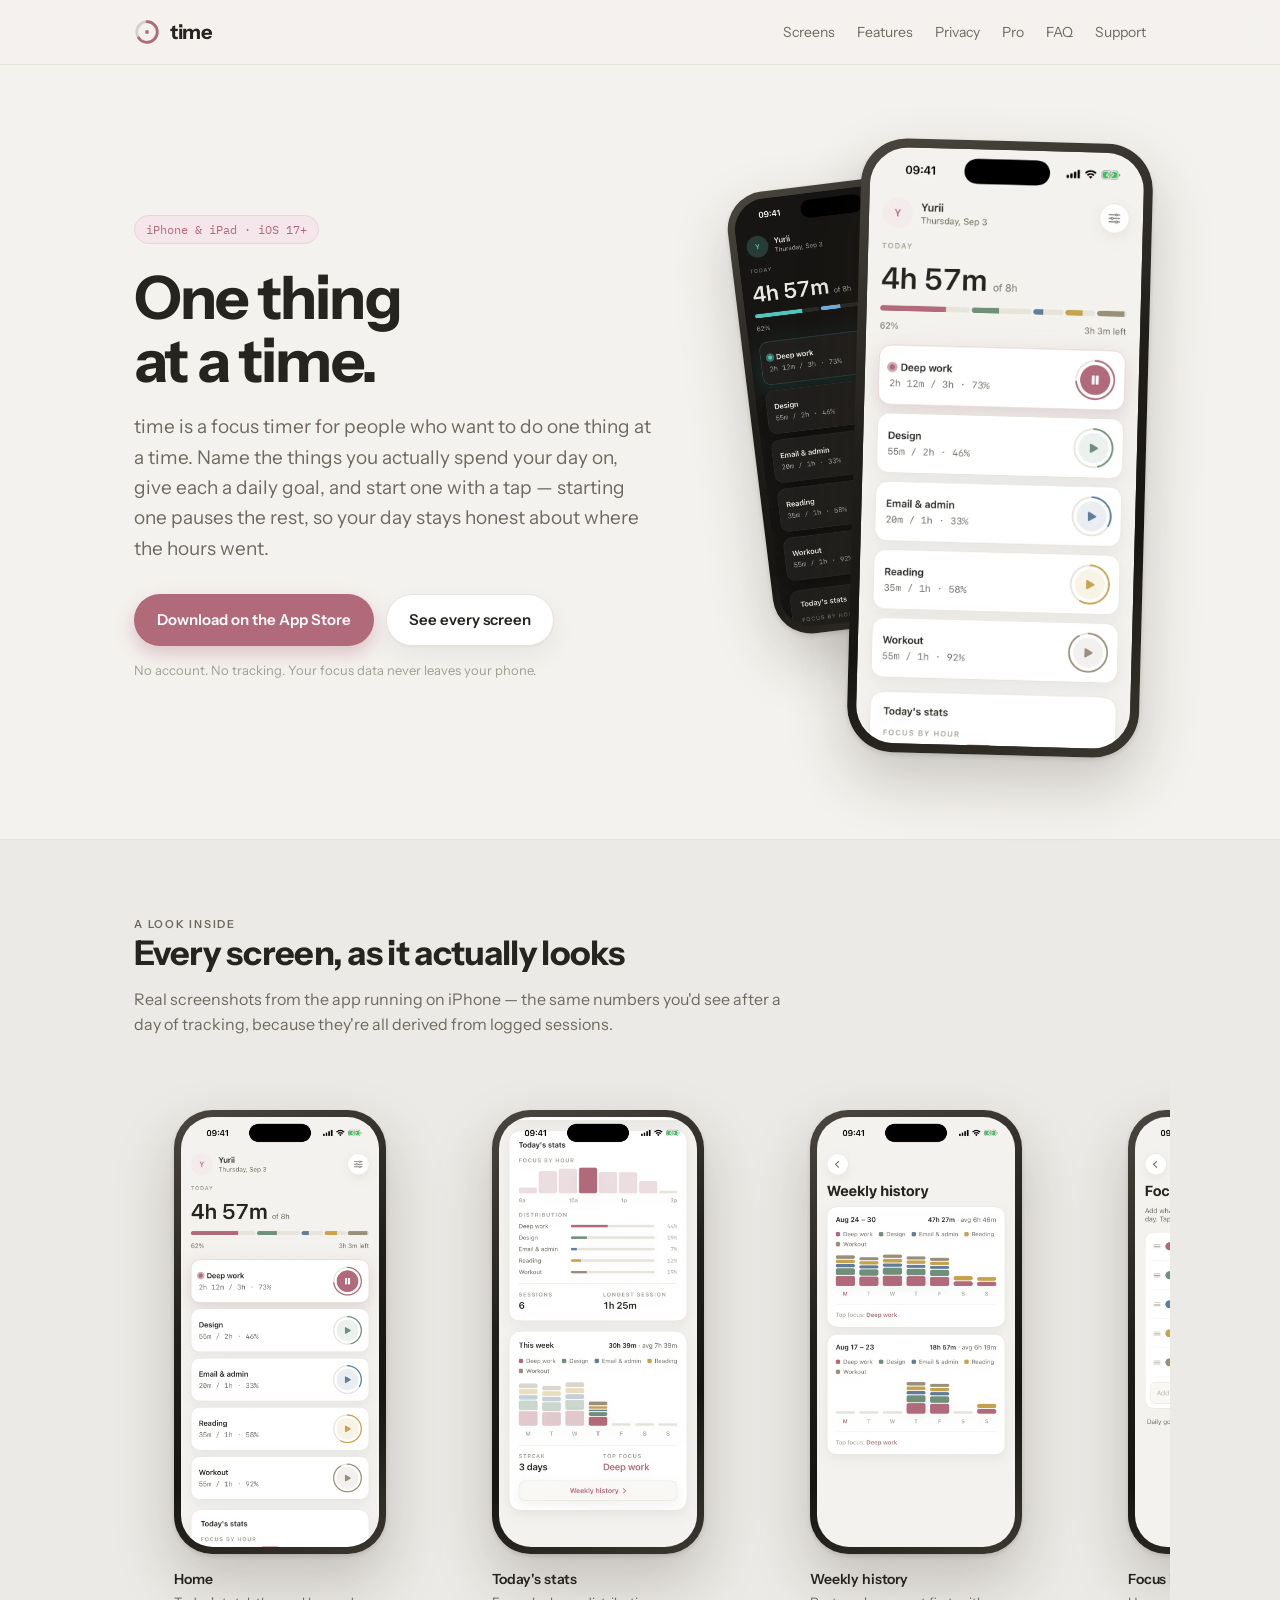
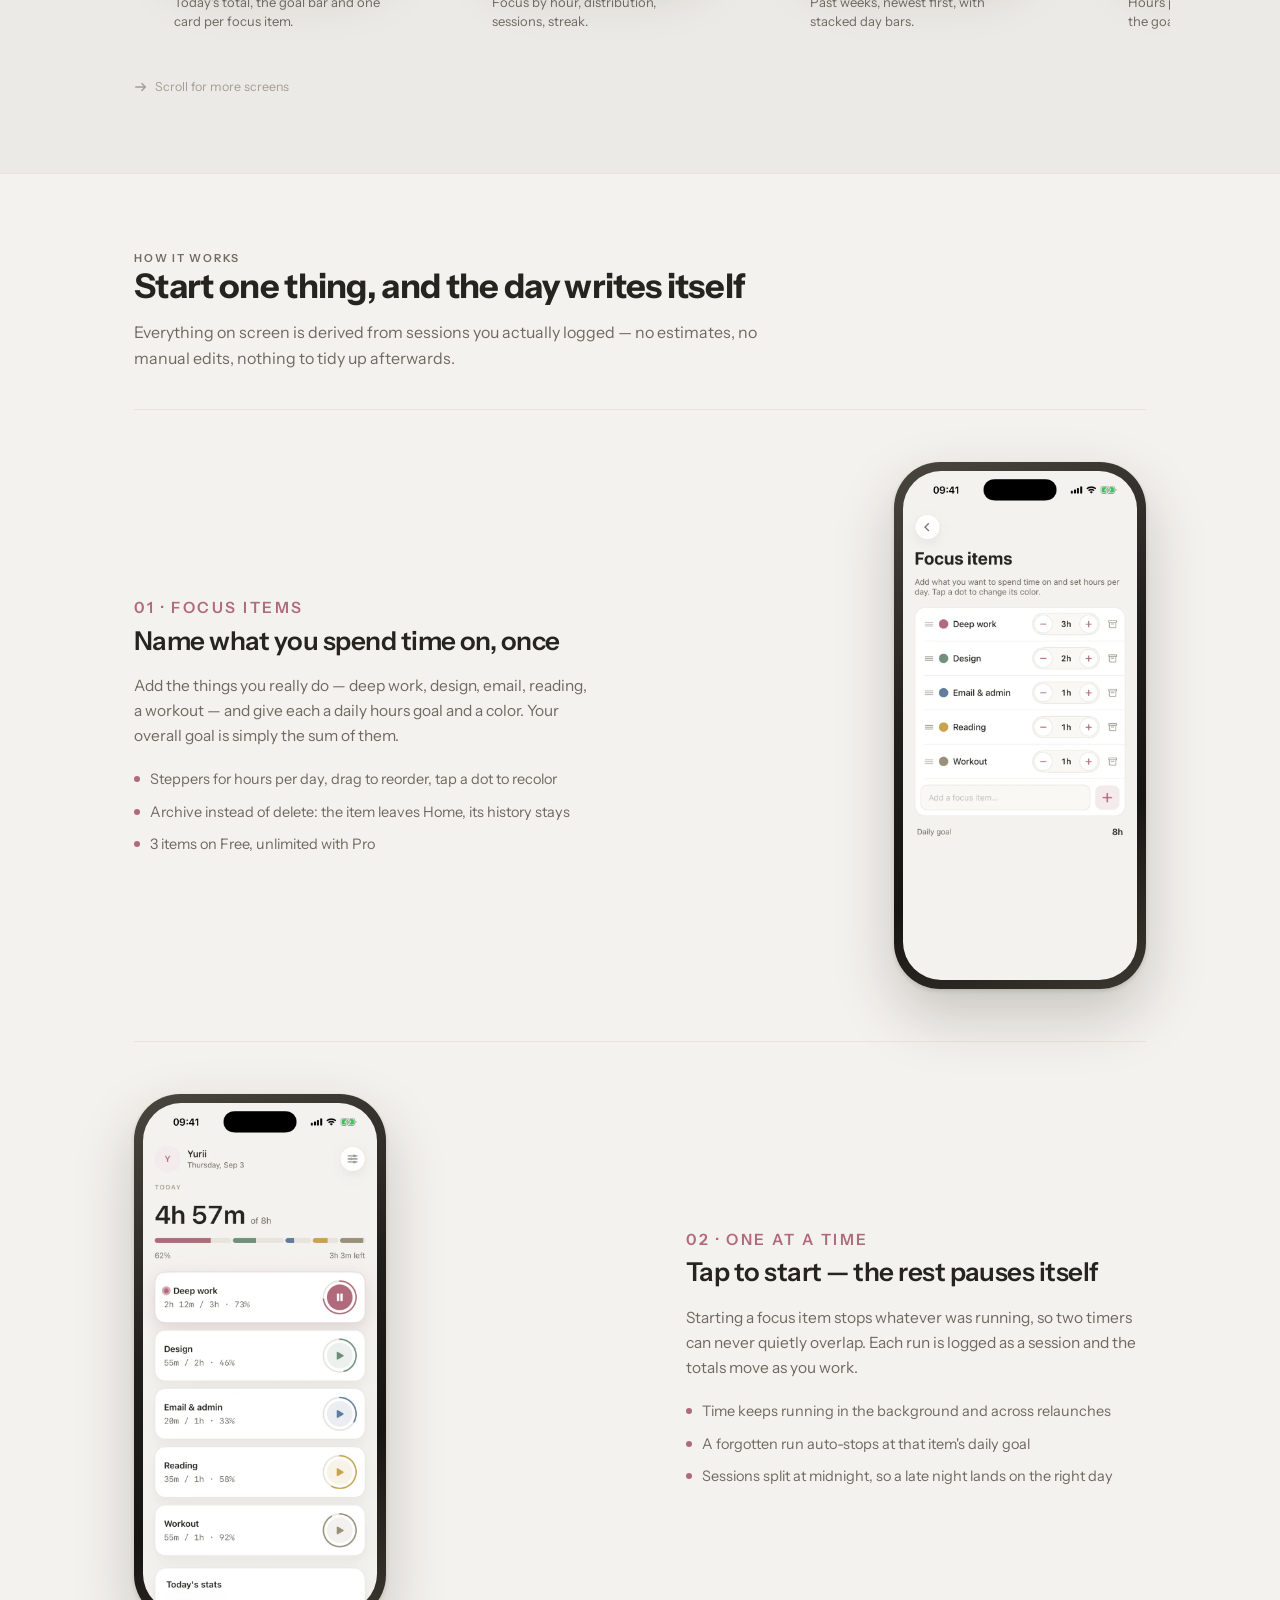
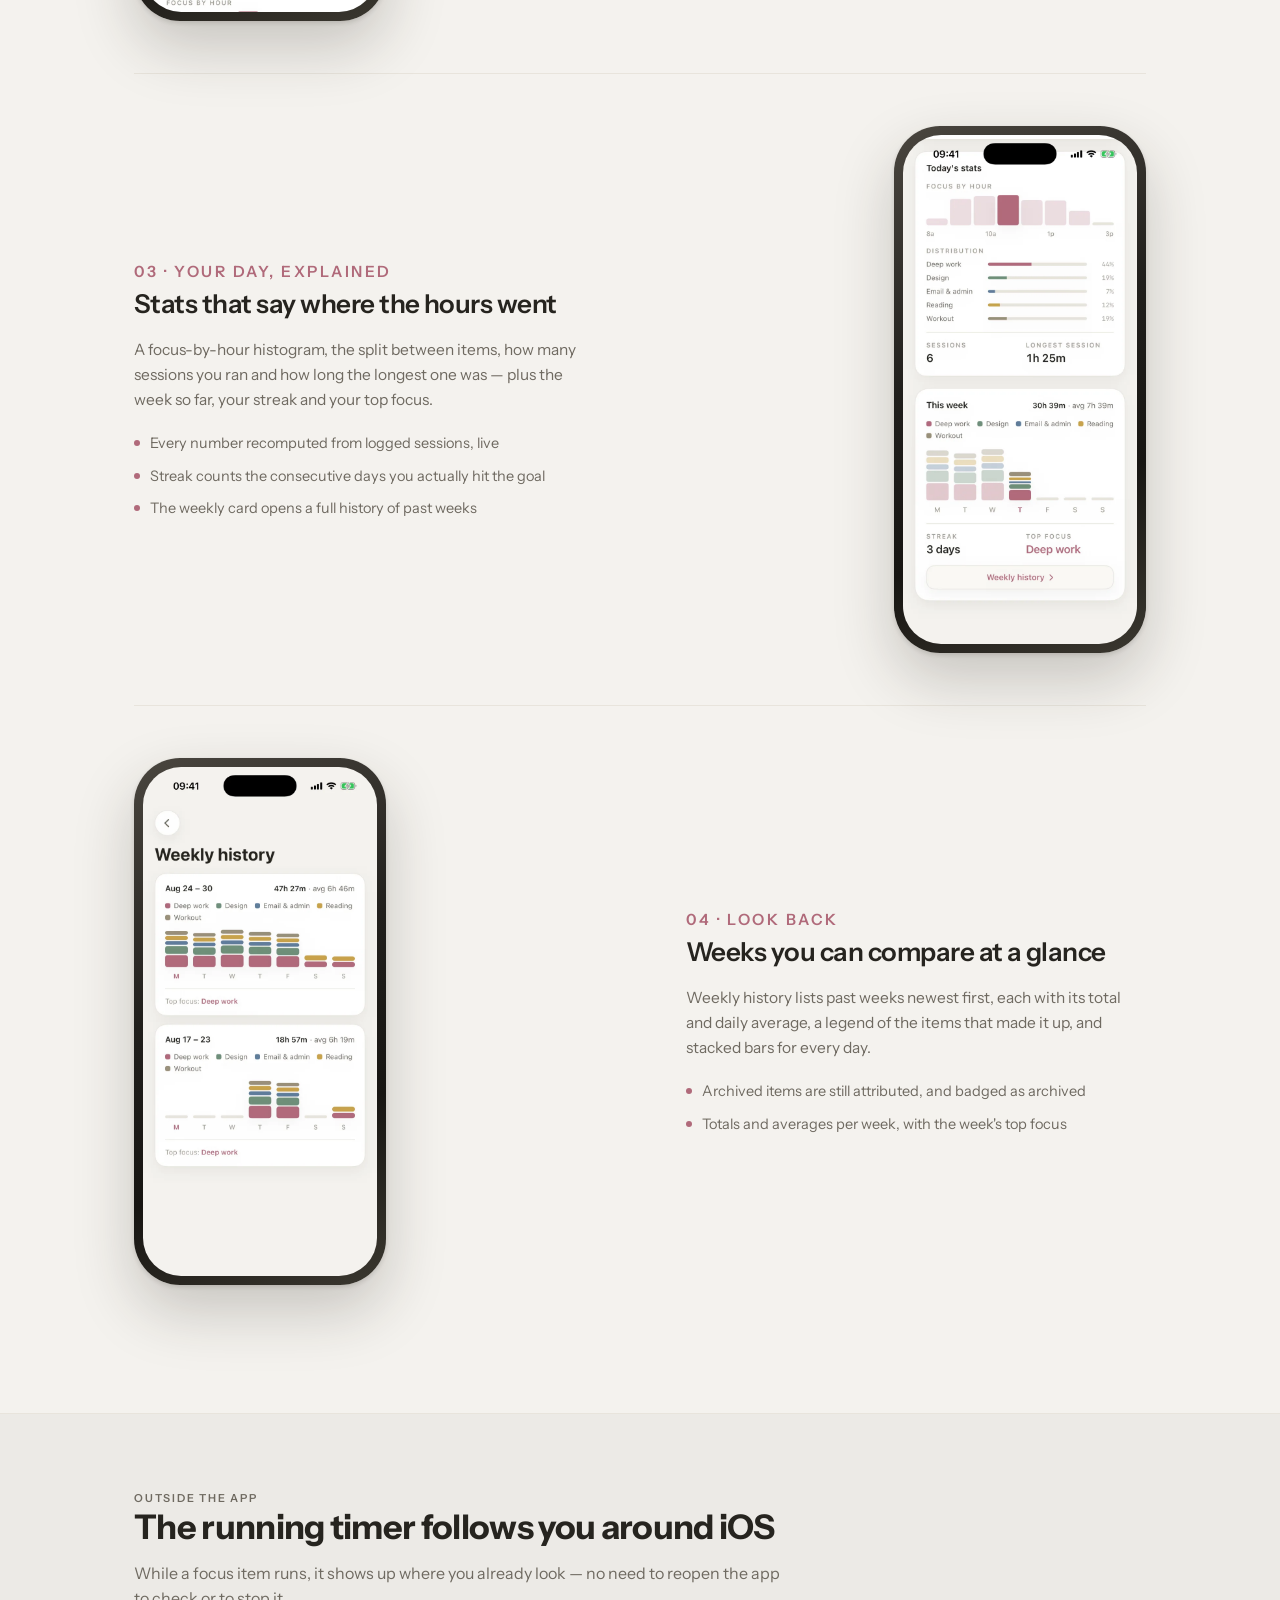
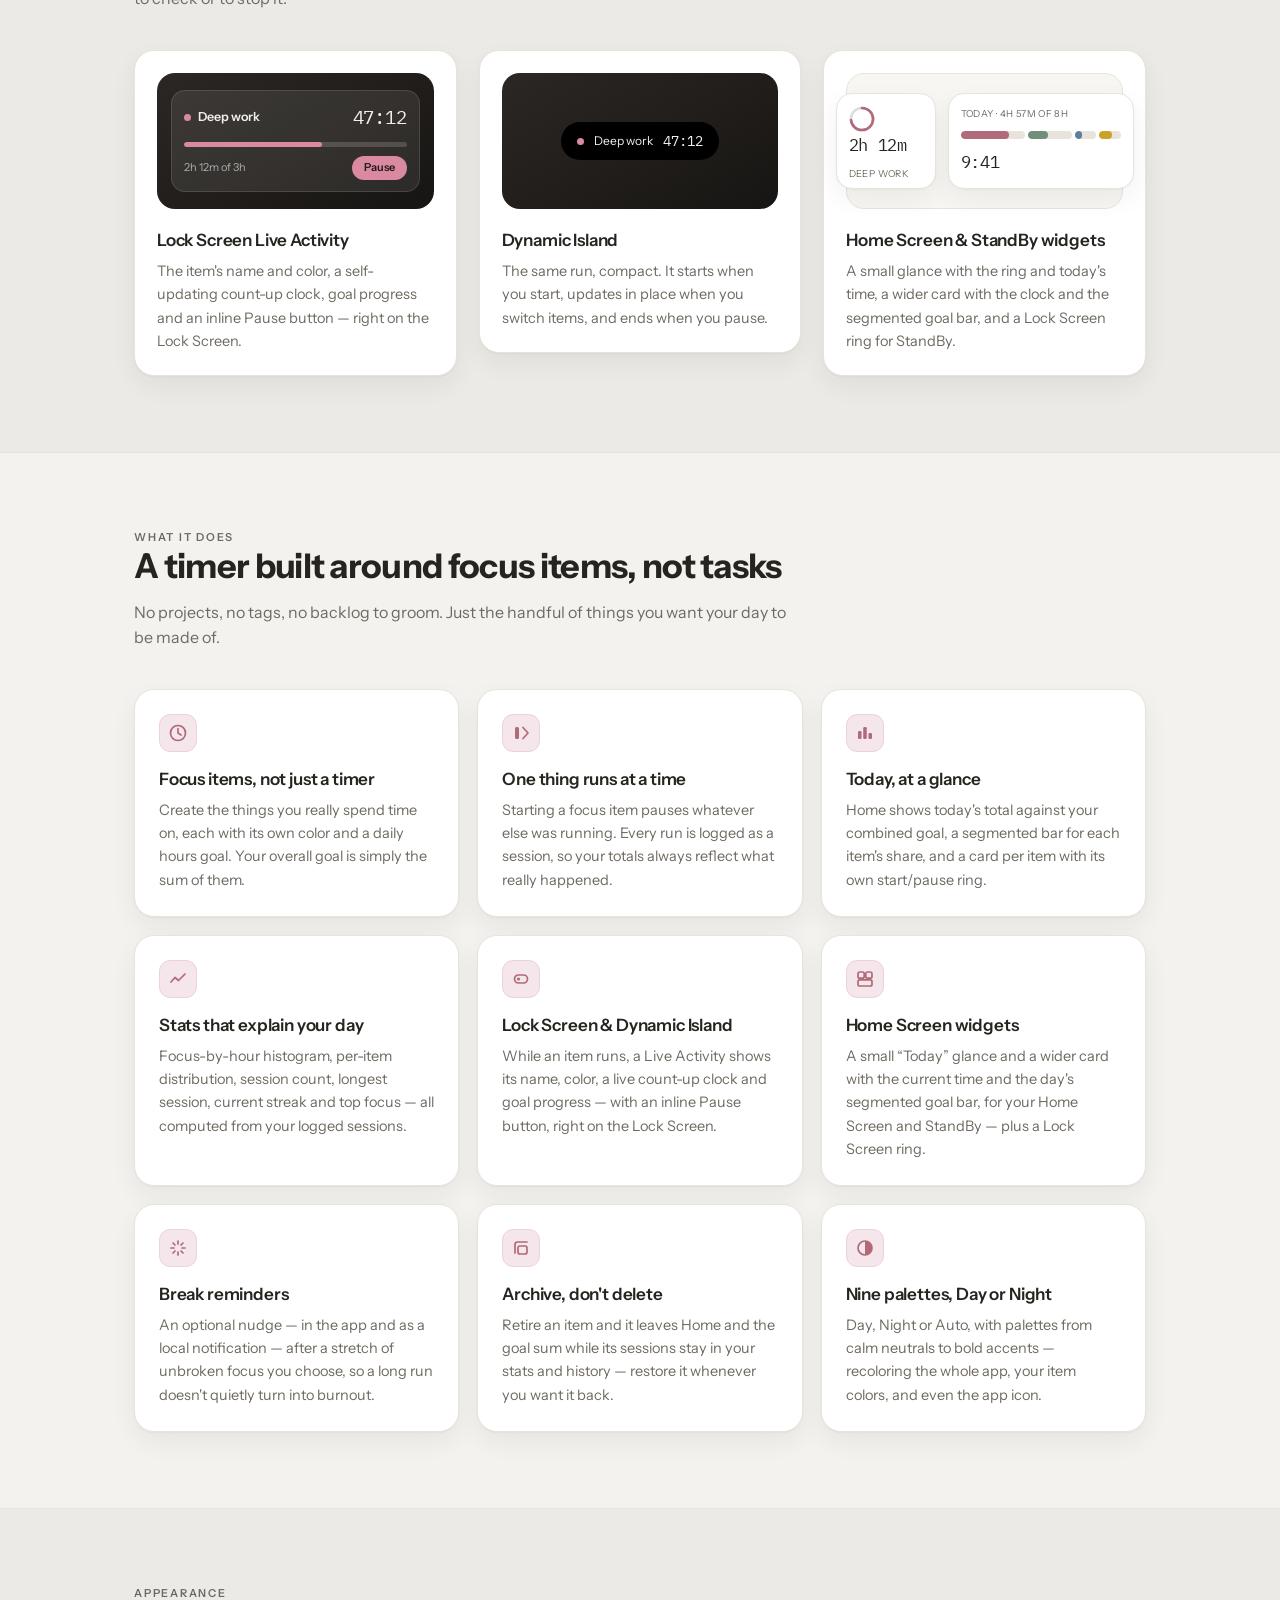
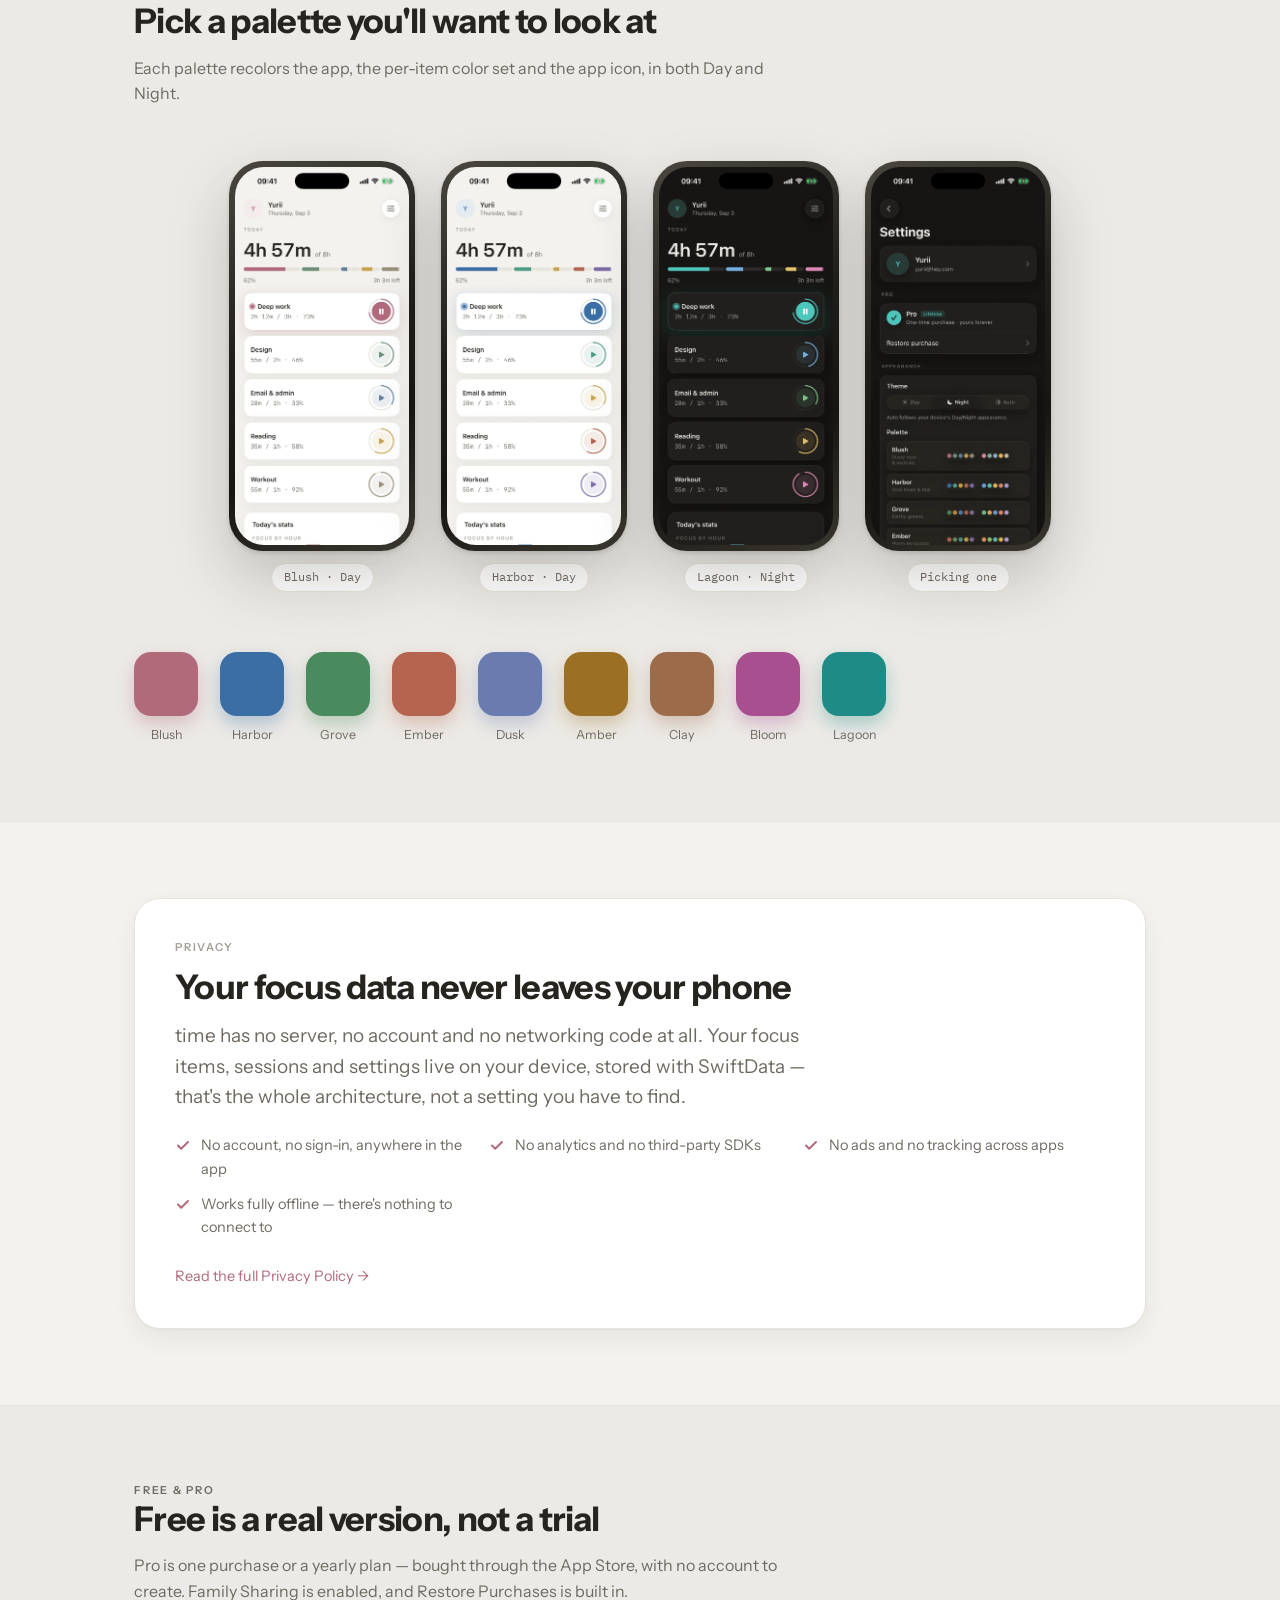
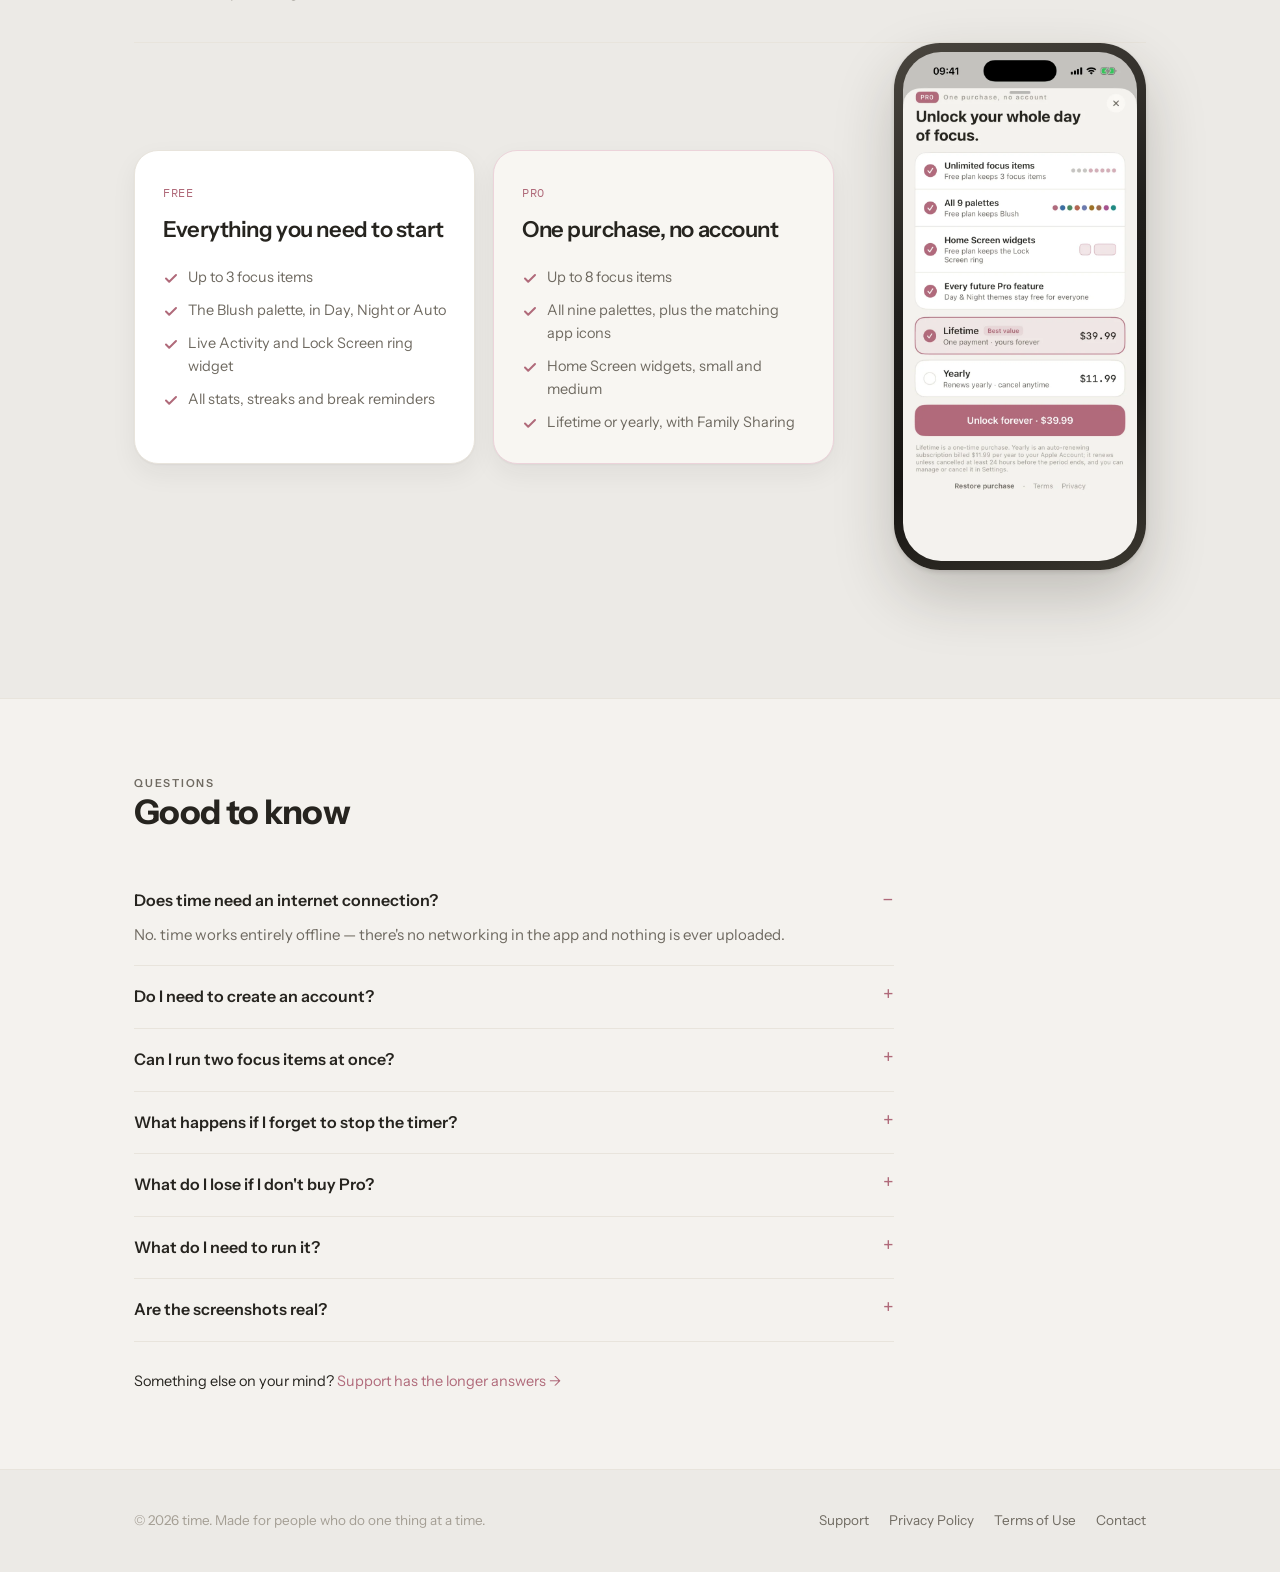
<file: index.html>
<!DOCTYPE html>
<html lang="en">
<head>
<meta charset="utf-8">
<meta name="viewport" content="width=device-width, initial-scale=1">
<title>time — one thing at a time</title>
<meta name="description" content="time is a local-only focus timer for iPhone and iPad. Give the things you do each day their own goal, start one with a tap, and see exactly where your hours went. No account, no tracking.">
<meta property="og:title" content="time — one thing at a time">
<meta property="og:description" content="A local-only focus timer for iPhone and iPad. No account, no tracking.">
<meta property="og:type" content="website">
<meta name="theme-color" content="#b06a7a">
<meta name="apple-itunes-app" content="app-id=6809418815">
<link rel="preconnect" href="https://fonts.googleapis.com">
<link rel="preconnect" href="https://fonts.gstatic.com" crossorigin>
<link href="https://fonts.googleapis.com/css2?family=Instrument+Sans:wght@400;500;600;700&family=IBM+Plex+Mono:wght@400;500&display=swap" rel="stylesheet">
<link rel="stylesheet" href="assets/site.css">
<link rel="icon" href="assets/mark.svg" type="image/svg+xml">
</head>
<body>

<header class="site-head">
  <div class="wrap">
    <a class="brand" href="./">
      <svg width="26" height="26" viewBox="0 0 76 76" aria-hidden="true">
        <circle cx="38" cy="38" r="30" fill="none" stroke="currentColor" stroke-width="8" opacity=".16"/>
        <circle cx="38" cy="38" r="30" fill="none" stroke="#b06a7a" stroke-width="8" stroke-linecap="round"
                stroke-dasharray="188.5" stroke-dashoffset="66" transform="rotate(-90 38 38)"/>
        <circle cx="38" cy="38" r="5.5" fill="#b06a7a"/>
      </svg>
      time
    </a>
    <nav class="nav">
      <a href="#screens">Screens</a>
      <a class="opt" href="#features">Features</a>
      <a class="opt" href="#privacy">Privacy</a>
      <a href="#pricing">Pro</a>
      <a class="opt" href="#faq">FAQ</a>
      <a href="support/">Support</a>
    </nav>
  </div>
</header>

<!-- ───────────────────────── hero ───────────────────────── -->
<section class="hero">
  <div class="wrap">
    <div class="hero-copy">
      <span class="badge">iPhone &amp; iPad · iOS 17+</span>
      <h1>One thing<br>at a time.</h1>
      <p class="lede">
        time is a focus timer for people who want to do one thing at a time. Name the things you
        actually spend your day on, give each a daily goal, and start one with a tap — starting
        one pauses the rest, so your day stays honest about where the hours went.
      </p>
      <div class="cta-row">
        <a class="btn btn--primary" href="https://apps.apple.com/app/id6809418815">Download on the App&nbsp;Store</a>
        <a class="btn btn--ghost" href="#screens">See every screen</a>
      </div>
      <p class="cta-note">No account. No tracking. Your focus data never leaves your phone.</p>
    </div>

    <div class="hero-shots">
      <div class="device device--sm device--back" aria-hidden="true">
        <img src="assets/shots/home-dark.webp" width="720" height="1565" alt="">
      </div>
      <div class="device device--lg device--front">
        <img src="assets/shots/home-light.webp" width="720" height="1565" fetchpriority="high"
             alt="The Home screen: today's total of 4h 57m against an 8h goal, a segmented bar per focus item, and a card for each item with its own start/pause ring. Deep work is running.">
      </div>
    </div>
  </div>
</section>

<!-- ───────────────────────── screenshot strip ───────────────────────── -->
<section id="screens" class="alt">
  <div class="wrap">
    <div class="section-head">
      <p class="eyebrow">A look inside</p>
      <h2>Every screen, as it actually looks</h2>
      <p>Real screenshots from the app running on iPhone — the same numbers you'd see after a day of tracking, because they're all derived from logged sessions.</p>
    </div>

    <div class="shots-wrap">
      <div class="shots">
        <figure class="shot">
          <div class="device device--sm"><img src="assets/shots/home-light.webp" width="720" height="1565" loading="lazy"
            alt="Home in Day mode: 4h 57m of an 8h goal, five focus items, Deep work running."></div>
          <figcaption><b>Home</b><span>Today's total, the goal bar and one card per focus item.</span></figcaption>
        </figure>
        <figure class="shot">
          <div class="device device--sm"><img src="assets/shots/home-stats.webp" width="720" height="1565" loading="lazy"
            alt="Today's stats card with a focus-by-hour histogram, per-item distribution, sessions and longest session, above the weekly card showing a 3-day streak."></div>
          <figcaption><b>Today's stats</b><span>Focus by hour, distribution, sessions, streak.</span></figcaption>
        </figure>
        <figure class="shot">
          <div class="device device--sm"><img src="assets/shots/weekly.webp" width="720" height="1565" loading="lazy"
            alt="Weekly history screen listing past weeks with totals, a per-item legend and stacked day bars."></div>
          <figcaption><b>Weekly history</b><span>Past weeks, newest first, with stacked day bars.</span></figcaption>
        </figure>
        <figure class="shot">
          <div class="device device--sm"><img src="assets/shots/items.webp" width="720" height="1565" loading="lazy"
            alt="Focus items editor with five items, each with an hours-per-day stepper, a color dot and an archive button."></div>
          <figcaption><b>Focus items</b><span>Hours per day, colors, order — and the goal sum.</span></figcaption>
        </figure>
        <figure class="shot">
          <div class="device device--sm"><img src="assets/shots/settings.webp" width="720" height="1565" loading="lazy"
            alt="Settings showing the Pro status card and the Appearance section with the Day/Night/Auto theme picker and the palette list."></div>
          <figcaption><b>Settings</b><span>Theme, palettes, tracking, Pro — all in one scroll.</span></figcaption>
        </figure>
        <figure class="shot">
          <div class="device device--sm"><img src="assets/shots/home-break.webp" width="720" height="1565" loading="lazy"
            alt="Home with a break nudge: “Time for a break? You've focused 1h 4m straight”, with a Snooze action."></div>
          <figcaption><b>Break nudge</b><span>A gentle prompt after a long unbroken run.</span></figcaption>
        </figure>
        <figure class="shot">
          <div class="device device--sm"><img src="assets/shots/setup.webp" width="720" height="1565" loading="lazy"
            alt="Onboarding screen asking for your name and the focus items you want to track."></div>
          <figcaption><b>Setup</b><span>Name, items, hours. That's the whole configuration.</span></figcaption>
        </figure>
        <figure class="shot">
          <div class="device device--sm"><img src="assets/shots/welcome.webp" width="720" height="1565" loading="lazy"
            alt="The first welcome screen: the arc-timer mark above “meet time — One task, your full attention, and real rest in between.”"></div>
          <figcaption><b>Welcome</b><span>A five-screen intro, replayable from Settings.</span></figcaption>
        </figure>
        <figure class="shot">
          <div class="device device--sm"><img src="assets/shots/home-dark.webp" width="720" height="1565" loading="lazy"
            alt="Home at night using the Lagoon palette, with teal accents on a near-black background."></div>
          <figcaption><b>Night</b><span>The same Home, in Night with the Lagoon palette.</span></figcaption>
        </figure>
      </div>
    </div>
    <p class="strip-note">
      <svg width="14" height="14" viewBox="0 0 16 16" fill="none" aria-hidden="true"><path d="M2 8h11M9 4l4 4-4 4" stroke="currentColor" stroke-width="1.6" stroke-linecap="round" stroke-linejoin="round"/></svg>
      Scroll for more screens
    </p>
  </div>
</section>

<!-- ───────────────────────── showcases ───────────────────────── -->
<section id="how">
  <div class="wrap">
    <div class="section-head">
      <p class="eyebrow">How it works</p>
      <h2>Start one thing, and the day writes itself</h2>
      <p>Everything on screen is derived from sessions you actually logged — no estimates, no manual edits, nothing to tidy up afterwards.</p>
    </div>

    <div class="showcase">
      <div class="showcase-copy">
        <p class="eyebrow">01 · Focus items</p>
        <h3>Name what you spend time on, once</h3>
        <p>Add the things you really do — deep work, design, email, reading, a workout — and give each a daily hours goal and a color. Your overall goal is simply the sum of them.</p>
        <ul class="bullets">
          <li>Steppers for hours per day, drag to reorder, tap a dot to recolor</li>
          <li>Archive instead of delete: the item leaves Home, its history stays</li>
          <li>3 items on Free, unlimited with Pro</li>
        </ul>
      </div>
      <div class="device device--md"><img src="assets/shots/items.webp" width="720" height="1565" loading="lazy"
        alt="Focus items editor: Deep work 3h, Design 2h, Email &amp; admin 1h, Reading 1h, Workout 1h, with a daily goal of 8h."></div>
    </div>

    <div class="showcase showcase--rev">
      <div class="showcase-copy">
        <p class="eyebrow">02 · One at a time</p>
        <h3>Tap to start — the rest pauses itself</h3>
        <p>Starting a focus item stops whatever was running, so two timers can never quietly overlap. Each run is logged as a session and the totals move as you work.</p>
        <ul class="bullets">
          <li>Time keeps running in the background and across relaunches</li>
          <li>A forgotten run auto-stops at that item's daily goal</li>
          <li>Sessions split at midnight, so a late night lands on the right day</li>
        </ul>
      </div>
      <div class="device device--md"><img src="assets/shots/home-light.webp" width="720" height="1565" loading="lazy"
        alt="Home with Deep work running at 2h 12m of its 3h goal and the other four items paused."></div>
    </div>

    <div class="showcase">
      <div class="showcase-copy">
        <p class="eyebrow">03 · Your day, explained</p>
        <h3>Stats that say where the hours went</h3>
        <p>A focus-by-hour histogram, the split between items, how many sessions you ran and how long the longest one was — plus the week so far, your streak and your top focus.</p>
        <ul class="bullets">
          <li>Every number recomputed from logged sessions, live</li>
          <li>Streak counts the consecutive days you actually hit the goal</li>
          <li>The weekly card opens a full history of past weeks</li>
        </ul>
      </div>
      <div class="device device--md"><img src="assets/shots/home-stats.webp" width="720" height="1565" loading="lazy"
        alt="Today's stats and This week: 30h 39m this week, average 7h 39m, a 3-day streak, top focus Deep work."></div>
    </div>

    <div class="showcase showcase--rev">
      <div class="showcase-copy">
        <p class="eyebrow">04 · Look back</p>
        <h3>Weeks you can compare at a glance</h3>
        <p>Weekly history lists past weeks newest first, each with its total and daily average, a legend of the items that made it up, and stacked bars for every day.</p>
        <ul class="bullets">
          <li>Archived items are still attributed, and badged as archived</li>
          <li>Totals and averages per week, with the week's top focus</li>
        </ul>
      </div>
      <div class="device device--md"><img src="assets/shots/weekly.webp" width="720" height="1565" loading="lazy"
        alt="Weekly history: the week of Aug 24–30 totalling 47h 27m, average 6h 46m, with stacked bars per day."></div>
    </div>
  </div>
</section>

<!-- ───────────────────────── beyond the app ───────────────────────── -->
<section id="surfaces" class="alt">
  <div class="wrap">
    <div class="section-head">
      <p class="eyebrow">Outside the app</p>
      <h2>The running timer follows you around iOS</h2>
      <p>While a focus item runs, it shows up where you already look — no need to reopen the app to check or to stop it.</p>
    </div>

    <div class="surfaces">
      <article class="surface">
        <div class="mock" role="img" aria-label="Illustration of the Lock Screen Live Activity: Deep work, a count-up clock and a Pause button.">
          <div class="la">
            <div class="la-top">
              <span class="la-name"><span class="dot" style="background:#d98aa0"></span>Deep work</span>
              <span class="la-clock">47:12</span>
            </div>
            <div class="la-bar"><i></i></div>
            <div class="la-foot"><span>2h 12m of 3h</span><span class="la-pause">Pause</span></div>
          </div>
        </div>
        <h3>Lock Screen Live Activity</h3>
        <p>The item's name and color, a self-updating count-up clock, goal progress and an inline Pause button — right on the Lock Screen.</p>
      </article>

      <article class="surface">
        <div class="mock" role="img" aria-label="Illustration of the Dynamic Island showing the running item and its clock.">
          <div class="island">
            <span class="dot" style="background:#d98aa0"></span>
            <span>Deep work</span>
            <span class="la-clock">47:12</span>
          </div>
        </div>
        <h3>Dynamic Island</h3>
        <p>The same run, compact. It starts when you start, updates in place when you switch items, and ends when you pause.</p>
      </article>

      <article class="surface">
        <div class="mock mock--flat" role="img" aria-label="Illustration of the small and medium Home Screen widgets.">
          <div class="wid-row">
            <div class="wid wid--sm">
              <svg class="wid-ring" viewBox="0 0 40 40" aria-hidden="true">
                <circle cx="20" cy="20" r="17" fill="none" stroke="currentColor" stroke-width="4" opacity=".16"/>
                <circle cx="20" cy="20" r="17" fill="none" stroke="#b06a7a" stroke-width="4" stroke-linecap="round"
                        stroke-dasharray="106.8" stroke-dashoffset="29" transform="rotate(-90 20 20)"/>
              </svg>
              <div>
                <span class="wid-big" style="display:block">2h 12m</span>
                <span class="wid-label">Deep work</span>
              </div>
            </div>
            <div class="wid wid--md">
              <span class="wid-label">Today · 4h 57m of 8h</span>
              <div class="segbar" style="margin-top:0">
                <span style="flex:3"><i style="width:74%; background:#b06a7a"></i></span>
                <span style="flex:2"><i style="width:46%; background:#6f8f7a"></i></span>
                <span style="flex:1"><i style="width:33%; background:#5f7d9c"></i></span>
                <span style="flex:1"><i style="width:58%; background:#c9a227"></i></span>
              </div>
              <span class="wid-big">9:41</span>
            </div>
          </div>
        </div>
        <h3>Home Screen &amp; StandBy widgets</h3>
        <p>A small glance with the ring and today's time, a wider card with the clock and the segmented goal bar, and a Lock Screen ring for StandBy.</p>
      </article>
    </div>
  </div>
</section>

<!-- ───────────────────────── features ───────────────────────── -->
<section id="features">
  <div class="wrap">
    <div class="section-head">
      <p class="eyebrow">What it does</p>
      <h2>A timer built around focus items, not tasks</h2>
      <p>No projects, no tags, no backlog to groom. Just the handful of things you want your day to be made of.</p>
    </div>

    <div class="grid">
      <article class="feature">
        <div class="ficon"><svg width="20" height="20" viewBox="0 0 20 20" fill="none"><circle cx="10" cy="10" r="7.5" stroke="currentColor" stroke-width="1.7"/><path d="M10 5.5V10l3 2" stroke="currentColor" stroke-width="1.7" stroke-linecap="round"/></svg></div>
        <h3>Focus items, not just a timer</h3>
        <p>Create the things you really spend time on, each with its own color and a daily hours goal. Your overall goal is simply the sum of them.</p>
      </article>

      <article class="feature">
        <div class="ficon"><svg width="20" height="20" viewBox="0 0 20 20" fill="none"><rect x="4" y="4" width="4" height="12" rx="1.5" fill="currentColor"/><path d="M12 4.5l5 5.5-5 5.5" stroke="currentColor" stroke-width="1.7" stroke-linecap="round" stroke-linejoin="round"/></svg></div>
        <h3>One thing runs at a time</h3>
        <p>Starting a focus item pauses whatever else was running. Every run is logged as a session, so your totals always reflect what really happened.</p>
      </article>

      <article class="feature">
        <div class="ficon"><svg width="20" height="20" viewBox="0 0 20 20" fill="none"><rect x="3" y="8" width="3.5" height="8" rx="1.2" fill="currentColor"/><rect x="8.25" y="4" width="3.5" height="12" rx="1.2" fill="currentColor"/><rect x="13.5" y="10" width="3.5" height="6" rx="1.2" fill="currentColor"/></svg></div>
        <h3>Today, at a glance</h3>
        <p>Home shows today's total against your combined goal, a segmented bar for each item's share, and a card per item with its own start/pause ring.</p>
      </article>

      <article class="feature">
        <div class="ficon"><svg width="20" height="20" viewBox="0 0 20 20" fill="none"><path d="M3 13l4-4.5 3.5 3L17 5" stroke="currentColor" stroke-width="1.7" stroke-linecap="round" stroke-linejoin="round"/></svg></div>
        <h3>Stats that explain your day</h3>
        <p>Focus-by-hour histogram, per-item distribution, session count, longest session, current streak and top focus — all computed from your logged sessions.</p>
      </article>

      <article class="feature">
        <div class="ficon"><svg width="20" height="20" viewBox="0 0 20 20" fill="none"><rect x="3.5" y="6" width="13" height="8" rx="4" stroke="currentColor" stroke-width="1.7"/><circle cx="7.5" cy="10" r="1.6" fill="currentColor"/></svg></div>
        <h3>Lock Screen &amp; Dynamic Island</h3>
        <p>While an item runs, a Live Activity shows its name, color, a live count-up clock and goal progress — with an inline Pause button, right on the Lock Screen.</p>
      </article>

      <article class="feature">
        <div class="ficon"><svg width="20" height="20" viewBox="0 0 20 20" fill="none"><rect x="3" y="3" width="6.2" height="6.2" rx="1.8" stroke="currentColor" stroke-width="1.7"/><rect x="10.8" y="3" width="6.2" height="6.2" rx="1.8" stroke="currentColor" stroke-width="1.7"/><rect x="3" y="10.8" width="14" height="6.2" rx="1.8" stroke="currentColor" stroke-width="1.7"/></svg></div>
        <h3>Home Screen widgets</h3>
        <p>A small “Today” glance and a wider card with the current time and the day's segmented goal bar, for your Home Screen and StandBy — plus a Lock Screen ring.</p>
      </article>

      <article class="feature">
        <div class="ficon"><svg width="20" height="20" viewBox="0 0 20 20" fill="none"><path d="M10 3v3M10 14v3M3 10h3M14 10h3M5 5l2 2M13 13l2 2M15 5l-2 2M7 13l-2 2" stroke="currentColor" stroke-width="1.7" stroke-linecap="round"/></svg></div>
        <h3>Break reminders</h3>
        <p>An optional nudge — in the app and as a local notification — after a stretch of unbroken focus you choose, so a long run doesn't quietly turn into burnout.</p>
      </article>

      <article class="feature">
        <div class="ficon"><svg width="20" height="20" viewBox="0 0 20 20" fill="none"><path d="M4 15V6.5A2.5 2.5 0 016.5 4H16" stroke="currentColor" stroke-width="1.7" stroke-linecap="round"/><rect x="7" y="8" width="9" height="8" rx="2" stroke="currentColor" stroke-width="1.7"/></svg></div>
        <h3>Archive, don't delete</h3>
        <p>Retire an item and it leaves Home and the goal sum while its sessions stay in your stats and history — restore it whenever you want it back.</p>
      </article>

      <article class="feature">
        <div class="ficon"><svg width="20" height="20" viewBox="0 0 20 20" fill="none"><circle cx="10" cy="10" r="7" stroke="currentColor" stroke-width="1.7"/><path d="M10 3a7 7 0 010 14z" fill="currentColor"/></svg></div>
        <h3>Nine palettes, Day or Night</h3>
        <p>Day, Night or Auto, with palettes from calm neutrals to bold accents — recoloring the whole app, your item colors, and even the app icon.</p>
      </article>
    </div>
  </div>
</section>

<!-- ───────────────────────── palettes ───────────────────────── -->
<section id="appearance" class="alt">
  <div class="wrap">
    <div class="section-head">
      <p class="eyebrow">Appearance</p>
      <h2>Pick a palette you'll want to look at</h2>
      <p>Each palette recolors the app, the per-item color set and the app icon, in both Day and Night.</p>
    </div>

    <div class="pal-shots">
      <figure class="pal-shot">
        <div class="device device--xs"><img src="assets/shots/home-light.webp" width="720" height="1565" loading="lazy"
          alt="Home with the Blush palette in Day mode."></div>
        <figcaption class="tag">Blush · Day</figcaption>
      </figure>
      <figure class="pal-shot">
        <div class="device device--xs"><img src="assets/shots/home-harbor.webp" width="720" height="1565" loading="lazy"
          alt="Home with the Harbor palette in Day mode, using cool blues and teal."></div>
        <figcaption class="tag">Harbor · Day</figcaption>
      </figure>
      <figure class="pal-shot">
        <div class="device device--xs"><img src="assets/shots/home-dark.webp" width="720" height="1565" loading="lazy"
          alt="Home with the Lagoon palette in Night mode."></div>
        <figcaption class="tag">Lagoon · Night</figcaption>
      </figure>
      <figure class="pal-shot">
        <div class="device device--xs"><img src="assets/shots/settings-dark.webp" width="720" height="1565" loading="lazy"
          alt="The Appearance section of Settings at night: the Day/Night/Auto picker and the palette list with per-item swatches."></div>
        <figcaption class="tag">Picking one</figcaption>
      </figure>
    </div>

    <div class="palettes">
      <div class="pal"><div class="pal-tile" style="background:#b06a7a; box-shadow:0 8px 18px #b06a7a55"></div><span class="pal-name">Blush</span></div>
      <div class="pal"><div class="pal-tile" style="background:#3a6ea5; box-shadow:0 8px 18px #3a6ea555"></div><span class="pal-name">Harbor</span></div>
      <div class="pal"><div class="pal-tile" style="background:#4a8a5f; box-shadow:0 8px 18px #4a8a5f55"></div><span class="pal-name">Grove</span></div>
      <div class="pal"><div class="pal-tile" style="background:#b5654f; box-shadow:0 8px 18px #b5654f55"></div><span class="pal-name">Ember</span></div>
      <div class="pal"><div class="pal-tile" style="background:#6a7bb0; box-shadow:0 8px 18px #6a7bb055"></div><span class="pal-name">Dusk</span></div>
      <div class="pal"><div class="pal-tile" style="background:#9c7024; box-shadow:0 8px 18px #9c702455"></div><span class="pal-name">Amber</span></div>
      <div class="pal"><div class="pal-tile" style="background:#9c6b4a; box-shadow:0 8px 18px #9c6b4a55"></div><span class="pal-name">Clay</span></div>
      <div class="pal"><div class="pal-tile" style="background:#a8508f; box-shadow:0 8px 18px #a8508f55"></div><span class="pal-name">Bloom</span></div>
      <div class="pal"><div class="pal-tile" style="background:#1f8b86; box-shadow:0 8px 18px #1f8b8655"></div><span class="pal-name">Lagoon</span></div>
    </div>
  </div>
</section>

<!-- ───────────────────────── privacy ───────────────────────── -->
<section id="privacy">
  <div class="wrap">
    <div class="panel">
      <p class="eyebrow">Privacy</p>
      <h2>Your focus data never leaves your phone</h2>
      <p class="lede" style="max-width:640px">
        time has no server, no account and no networking code at all. Your focus items, sessions
        and settings live on your device, stored with SwiftData — that's the whole architecture,
        not a setting you have to find.
      </p>
      <ul class="checks">
        <li><svg width="16" height="16" viewBox="0 0 16 16" fill="none"><path d="M3 8.5l3.2 3.2L13 5" stroke="currentColor" stroke-width="2" stroke-linecap="round" stroke-linejoin="round"/></svg><span>No account, no sign-in, anywhere in the app</span></li>
        <li><svg width="16" height="16" viewBox="0 0 16 16" fill="none"><path d="M3 8.5l3.2 3.2L13 5" stroke="currentColor" stroke-width="2" stroke-linecap="round" stroke-linejoin="round"/></svg><span>No analytics and no third-party SDKs</span></li>
        <li><svg width="16" height="16" viewBox="0 0 16 16" fill="none"><path d="M3 8.5l3.2 3.2L13 5" stroke="currentColor" stroke-width="2" stroke-linecap="round" stroke-linejoin="round"/></svg><span>No ads and no tracking across apps</span></li>
        <li><svg width="16" height="16" viewBox="0 0 16 16" fill="none"><path d="M3 8.5l3.2 3.2L13 5" stroke="currentColor" stroke-width="2" stroke-linecap="round" stroke-linejoin="round"/></svg><span>Works fully offline — there's nothing to connect to</span></li>
      </ul>
      <p style="margin:26px 0 0; font-size:14.5px"><a href="privacy/">Read the full Privacy Policy →</a></p>
    </div>
  </div>
</section>

<!-- ───────────────────────── pricing ───────────────────────── -->
<section id="pricing" class="alt">
  <div class="wrap">
    <div class="section-head">
      <p class="eyebrow">Free &amp; Pro</p>
      <h2>Free is a real version, not a trial</h2>
      <p>Pro is one purchase or a yearly plan — bought through the App Store, with no account to create. Family Sharing is enabled, and Restore Purchases is built in.</p>
    </div>

    <div class="showcase" style="padding-top:0">
      <div class="showcase-copy">
        <div class="tiers">
          <div class="tier">
            <span class="tier-tag">Free</span>
            <h3 style="font-size:22px; margin:8px 0 0">Everything you need to start</h3>
            <ul>
              <li><svg width="16" height="16" viewBox="0 0 16 16" fill="none"><path d="M3 8.5l3.2 3.2L13 5" stroke="currentColor" stroke-width="2" stroke-linecap="round" stroke-linejoin="round"/></svg><span>Up to 3 focus items</span></li>
              <li><svg width="16" height="16" viewBox="0 0 16 16" fill="none"><path d="M3 8.5l3.2 3.2L13 5" stroke="currentColor" stroke-width="2" stroke-linecap="round" stroke-linejoin="round"/></svg><span>The Blush palette, in Day, Night or Auto</span></li>
              <li><svg width="16" height="16" viewBox="0 0 16 16" fill="none"><path d="M3 8.5l3.2 3.2L13 5" stroke="currentColor" stroke-width="2" stroke-linecap="round" stroke-linejoin="round"/></svg><span>Live Activity and Lock Screen ring widget</span></li>
              <li><svg width="16" height="16" viewBox="0 0 16 16" fill="none"><path d="M3 8.5l3.2 3.2L13 5" stroke="currentColor" stroke-width="2" stroke-linecap="round" stroke-linejoin="round"/></svg><span>All stats, streaks and break reminders</span></li>
            </ul>
          </div>
          <div class="tier tier--pro">
            <span class="tier-tag">Pro</span>
            <h3 style="font-size:22px; margin:8px 0 0">One purchase, no account</h3>
            <ul>
              <li><svg width="16" height="16" viewBox="0 0 16 16" fill="none"><path d="M3 8.5l3.2 3.2L13 5" stroke="currentColor" stroke-width="2" stroke-linecap="round" stroke-linejoin="round"/></svg><span>Up to 8 focus items</span></li>
              <li><svg width="16" height="16" viewBox="0 0 16 16" fill="none"><path d="M3 8.5l3.2 3.2L13 5" stroke="currentColor" stroke-width="2" stroke-linecap="round" stroke-linejoin="round"/></svg><span>All nine palettes, plus the matching app icons</span></li>
              <li><svg width="16" height="16" viewBox="0 0 16 16" fill="none"><path d="M3 8.5l3.2 3.2L13 5" stroke="currentColor" stroke-width="2" stroke-linecap="round" stroke-linejoin="round"/></svg><span>Home Screen widgets, small and medium</span></li>
              <li><svg width="16" height="16" viewBox="0 0 16 16" fill="none"><path d="M3 8.5l3.2 3.2L13 5" stroke="currentColor" stroke-width="2" stroke-linecap="round" stroke-linejoin="round"/></svg><span>Lifetime or yearly, with Family Sharing</span></li>
            </ul>
          </div>
        </div>
      </div>
      <div class="device device--md"><img src="assets/shots/paywall.webp" width="720" height="1565" loading="lazy"
        alt="The Pro sheet: unlimited focus items, all nine palettes, Home Screen widgets and every future Pro feature, with a lifetime and a yearly plan."></div>
    </div>
  </div>
</section>

<!-- ───────────────────────── faq ───────────────────────── -->
<section id="faq">
  <div class="wrap">
    <div class="section-head">
      <p class="eyebrow">Questions</p>
      <h2>Good to know</h2>
    </div>
    <div class="faq">
      <details open>
        <summary>Does time need an internet connection?</summary>
        <p>No. time works entirely offline — there's no networking in the app and nothing is ever uploaded.</p>
      </details>
      <details>
        <summary>Do I need to create an account?</summary>
        <p>No. There's no sign-in anywhere in the app, including for the Pro purchase — that goes through your Apple ID.</p>
      </details>
      <details>
        <summary>Can I run two focus items at once?</summary>
        <p>Deliberately not. Starting one pauses whichever item was running, so your logged time always reflects one thing at a time.</p>
      </details>
      <details>
        <summary>What happens if I forget to stop the timer?</summary>
        <p>A run auto-stops once it reaches that item's daily goal, and a session that crosses midnight is split so each day gets its own share. Both happen without you doing anything.</p>
      </details>
      <details>
        <summary>What do I lose if I don't buy Pro?</summary>
        <p>Nothing you've already recorded. Free gives you three focus items, the Blush palette, the Lock Screen ring and the Live Activity. If items go beyond the free limit they simply can't be started again — their history stays intact and still counts in your stats.</p>
      </details>
      <details>
        <summary>What do I need to run it?</summary>
        <p>An iPhone or iPad on iOS 17 or later. iOS 17 is the floor because the app is built on SwiftData and the Observation framework, which covers iPhone XS/XR/SE (2nd gen) and newer.</p>
      </details>
      <details>
        <summary>Are the screenshots real?</summary>
        <p>Yes — every screenshot on this page was captured from the app running on an iPhone, with a sample day of focus data. The Lock Screen, Dynamic Island and widget cards above are drawn illustrations of those surfaces.</p>
      </details>
    </div>
    <p style="margin:28px 0 0; font-size:14.5px">
      Something else on your mind? <a href="support/">Support has the longer answers →</a>
    </p>
  </div>
</section>

<footer class="site-foot">
  <div class="wrap">
    <p>© <span id="yr">2026</span> time. Made for people who do one thing at a time.</p>
    <nav class="foot-links">
      <a href="support/">Support</a>
      <a href="privacy/">Privacy Policy</a>
      <a href="terms/">Terms of Use</a>
      <a href="mailto:gutachkee@gmail.com">Contact</a>
    </nav>
  </div>
</footer>

<script>document.getElementById('yr').textContent = new Date().getFullYear();</script>
</body>
</html>
</file>
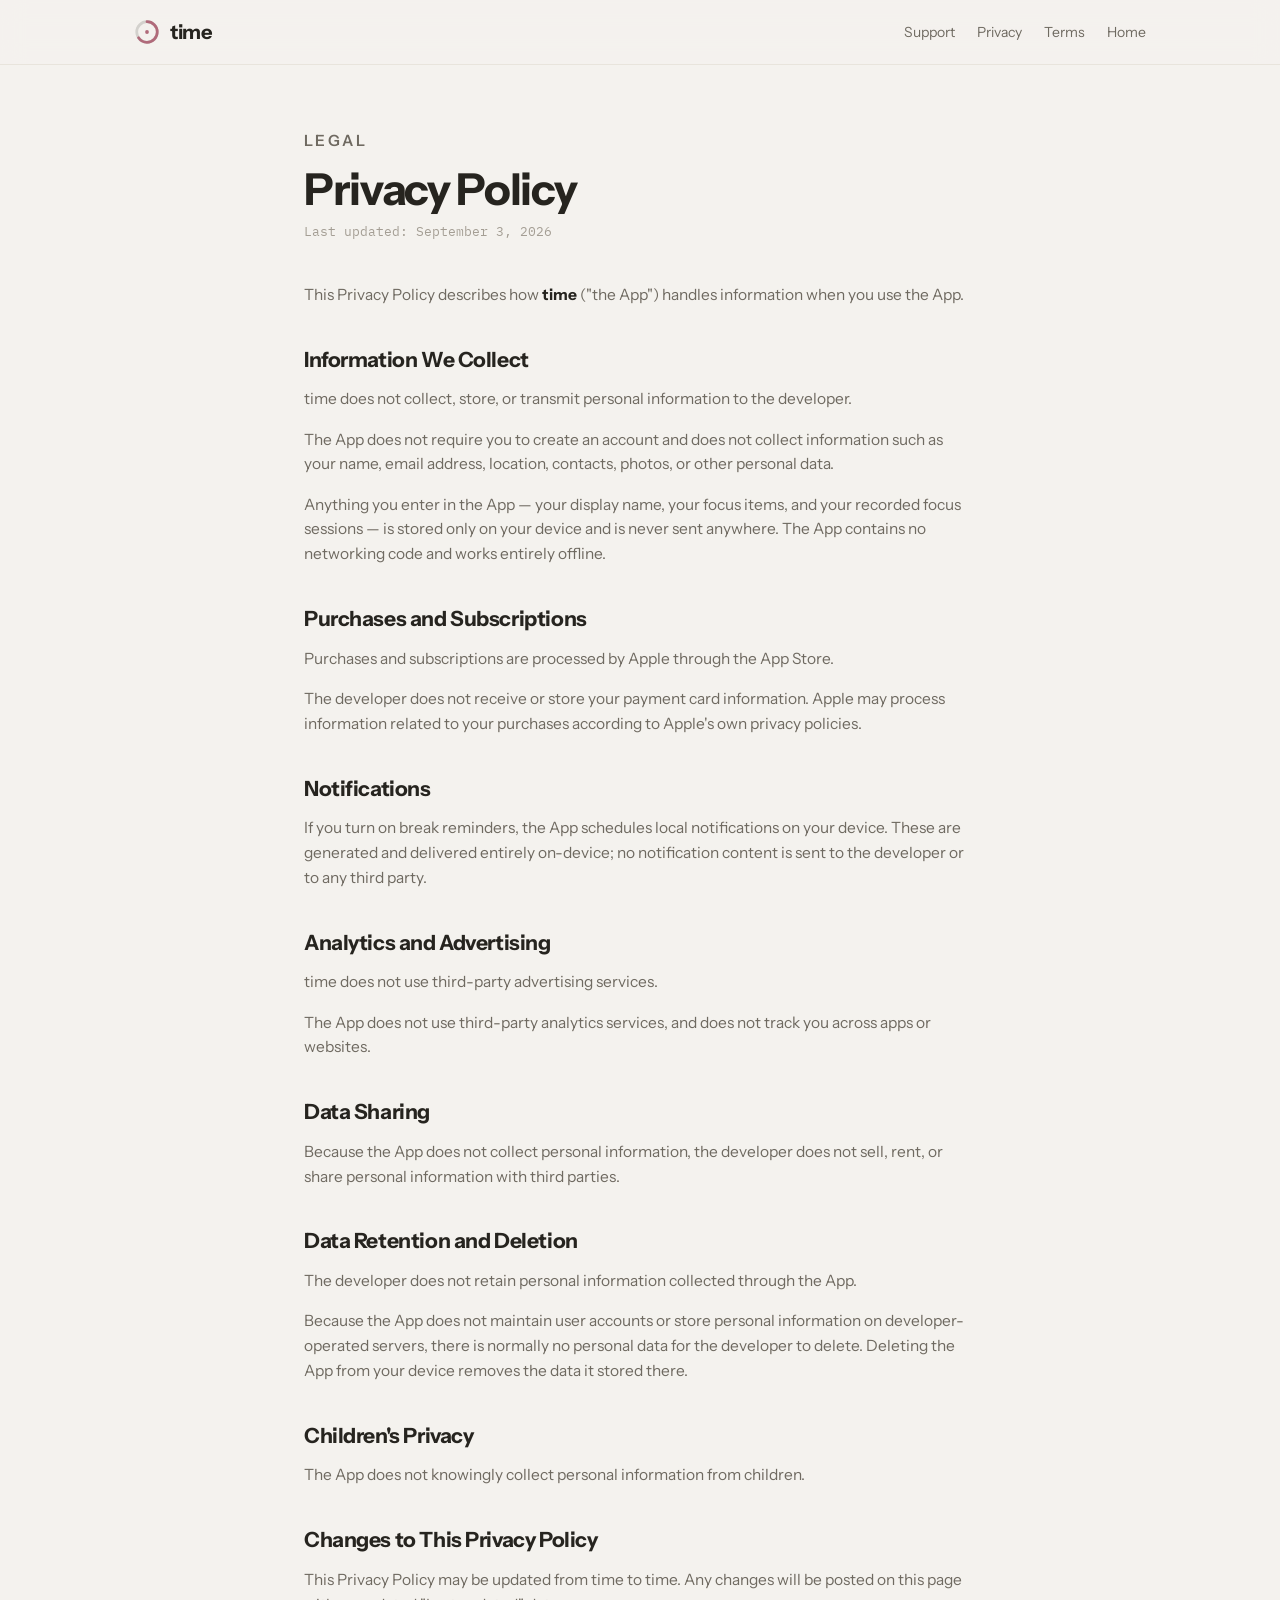
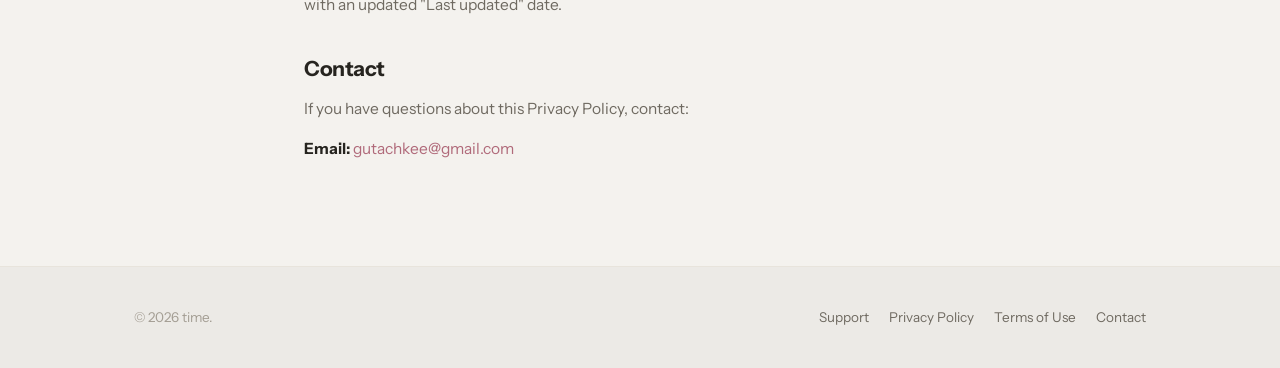
<file: privacy/index.html>
<!DOCTYPE html>
<html lang="en">
<head>
<meta charset="utf-8">
<meta name="viewport" content="width=device-width, initial-scale=1">
<title>Privacy Policy — time</title>
<meta name="description" content="How the time iOS app handles your information. Short version: it does not collect any.">
<meta name="robots" content="index, follow">
<meta name="theme-color" content="#b06a7a">
<link rel="preconnect" href="https://fonts.googleapis.com">
<link rel="preconnect" href="https://fonts.gstatic.com" crossorigin>
<link href="https://fonts.googleapis.com/css2?family=Instrument+Sans:wght@400;500;600;700&family=IBM+Plex+Mono:wght@400;500&display=swap" rel="stylesheet">
<link rel="stylesheet" href="../assets/site.css">
<link rel="icon" href="../assets/mark.svg" type="image/svg+xml">
</head>
<body>

<header class="site-head">
  <div class="wrap">
    <a class="brand" href="../">
      <svg width="26" height="26" viewBox="0 0 76 76" aria-hidden="true">
        <circle cx="38" cy="38" r="30" fill="none" stroke="currentColor" stroke-width="8" opacity=".16"/>
        <circle cx="38" cy="38" r="30" fill="none" stroke="#b06a7a" stroke-width="8" stroke-linecap="round"
                stroke-dasharray="188.5" stroke-dashoffset="66" transform="rotate(-90 38 38)"/>
        <circle cx="38" cy="38" r="5.5" fill="#b06a7a"/>
      </svg>
      time
    </a>
    <nav class="nav">
      <a href="../support/">Support</a>
      <a class="opt" href="../privacy/">Privacy</a>
      <a class="opt" href="../terms/">Terms</a>
      <a href="../">Home</a>
    </nav>
  </div>
</header>

<main class="legal">
  <div class="wrap wrap--narrow">
    <p class="eyebrow">Legal</p>
    <h1>Privacy Policy</h1>
    <p class="updated">Last updated: September 3, 2026</p>

    <p>This Privacy Policy describes how <strong>time</strong> ("the App") handles information when you use the App.</p>

    <h2>Information We Collect</h2>
    <p>time does not collect, store, or transmit personal information to the developer.</p>
    <p>The App does not require you to create an account and does not collect information such as your name, email address, location, contacts, photos, or other personal data.</p>
    <p>Anything you enter in the App — your display name, your focus items, and your recorded focus sessions — is stored only on your device and is never sent anywhere. The App contains no networking code and works entirely offline.</p>

    <h2>Purchases and Subscriptions</h2>
    <p>Purchases and subscriptions are processed by Apple through the App Store.</p>
    <p>The developer does not receive or store your payment card information. Apple may process information related to your purchases according to Apple's own privacy policies.</p>

    <h2>Notifications</h2>
    <p>If you turn on break reminders, the App schedules local notifications on your device. These are generated and delivered entirely on-device; no notification content is sent to the developer or to any third party.</p>

    <h2>Analytics and Advertising</h2>
    <p>time does not use third-party advertising services.</p>
    <p>The App does not use third-party analytics services, and does not track you across apps or websites.</p>

    <h2>Data Sharing</h2>
    <p>Because the App does not collect personal information, the developer does not sell, rent, or share personal information with third parties.</p>

    <h2>Data Retention and Deletion</h2>
    <p>The developer does not retain personal information collected through the App.</p>
    <p>Because the App does not maintain user accounts or store personal information on developer-operated servers, there is normally no personal data for the developer to delete. Deleting the App from your device removes the data it stored there.</p>

    <h2>Children's Privacy</h2>
    <p>The App does not knowingly collect personal information from children.</p>

    <h2>Changes to This Privacy Policy</h2>
    <p>This Privacy Policy may be updated from time to time. Any changes will be posted on this page with an updated "Last updated" date.</p>

    <h2>Contact</h2>
    <p>If you have questions about this Privacy Policy, contact:</p>
    <p><strong>Email:</strong> <a href="mailto:gutachkee@gmail.com">gutachkee@gmail.com</a></p>
  </div>
</main>

<footer class="site-foot">
  <div class="wrap">
    <p>© <span id="yr">2026</span> time.</p>
    <nav class="foot-links">
      <a href="../support/">Support</a>
      <a href="../privacy/">Privacy Policy</a>
      <a href="../terms/">Terms of Use</a>
      <a href="mailto:gutachkee@gmail.com">Contact</a>
    </nav>
  </div>
</footer>

<script>document.getElementById('yr').textContent = new Date().getFullYear();</script>
</body>
</html>
</file>
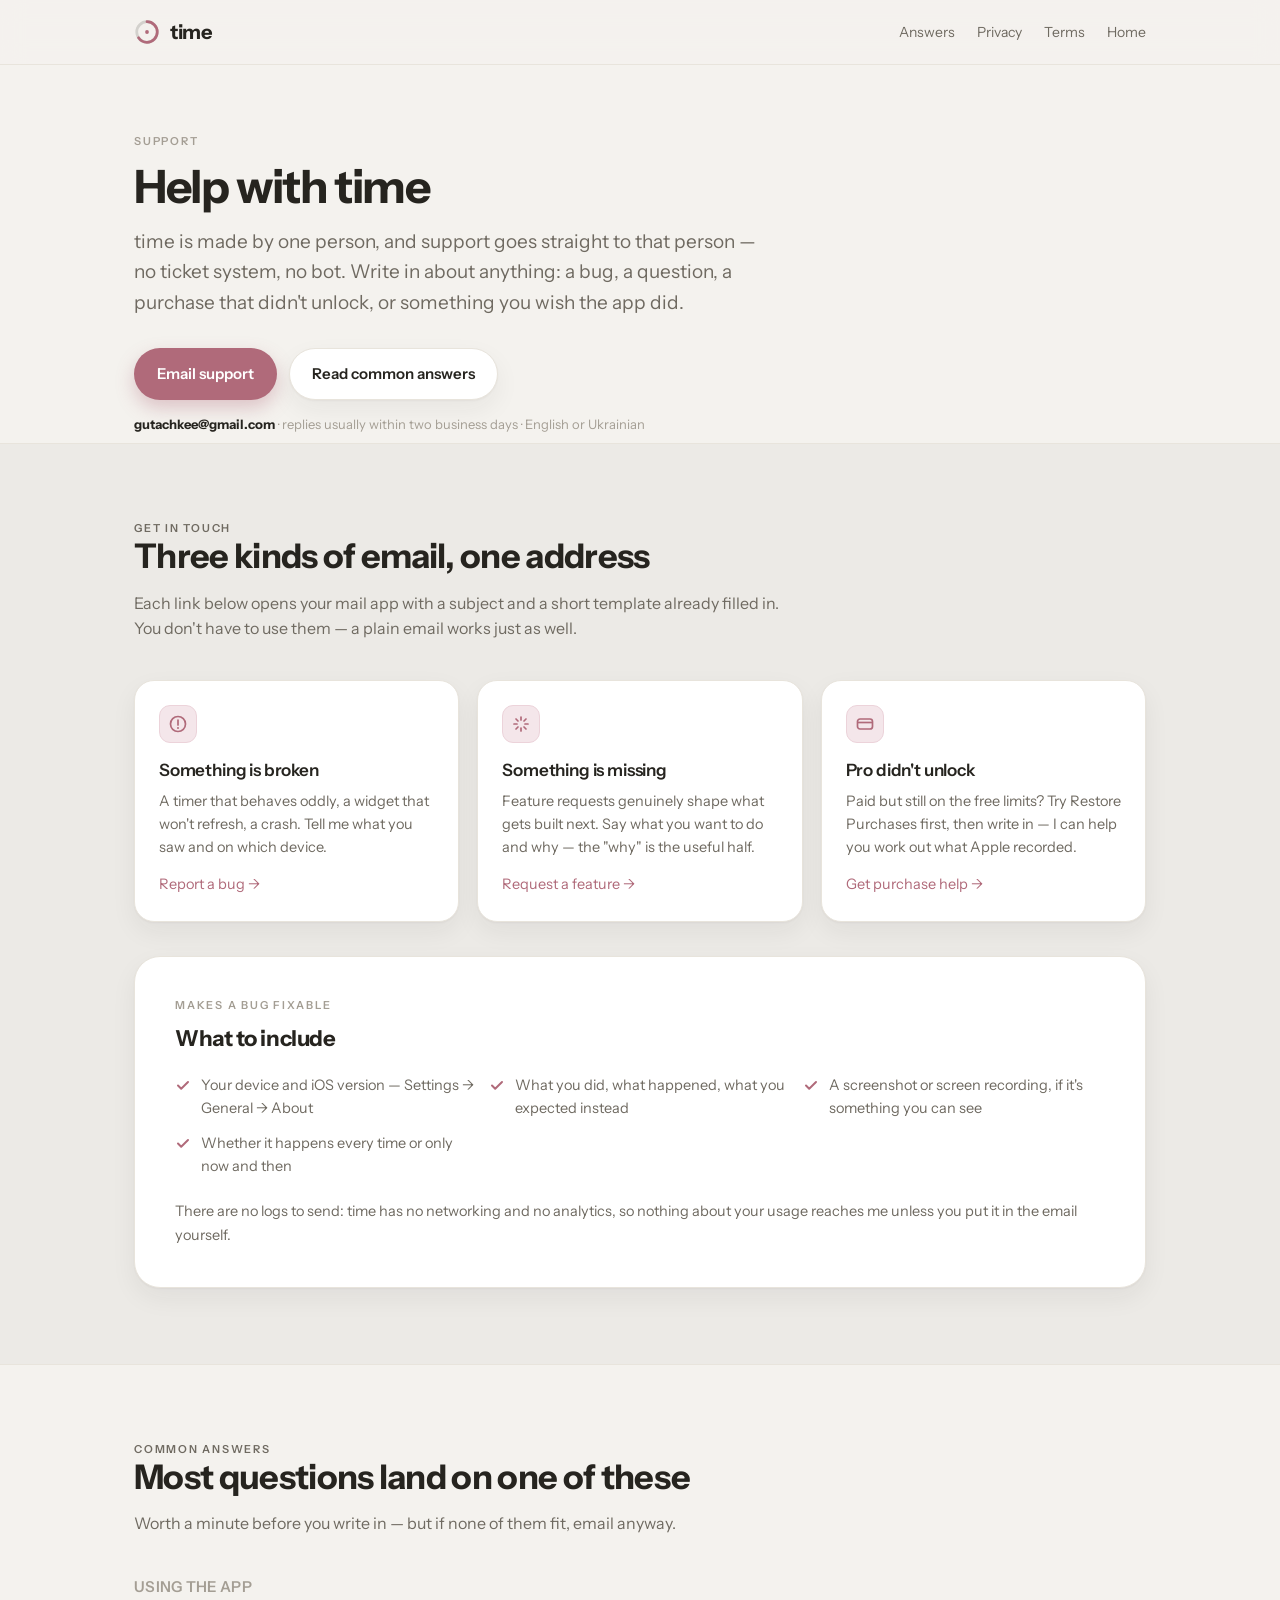
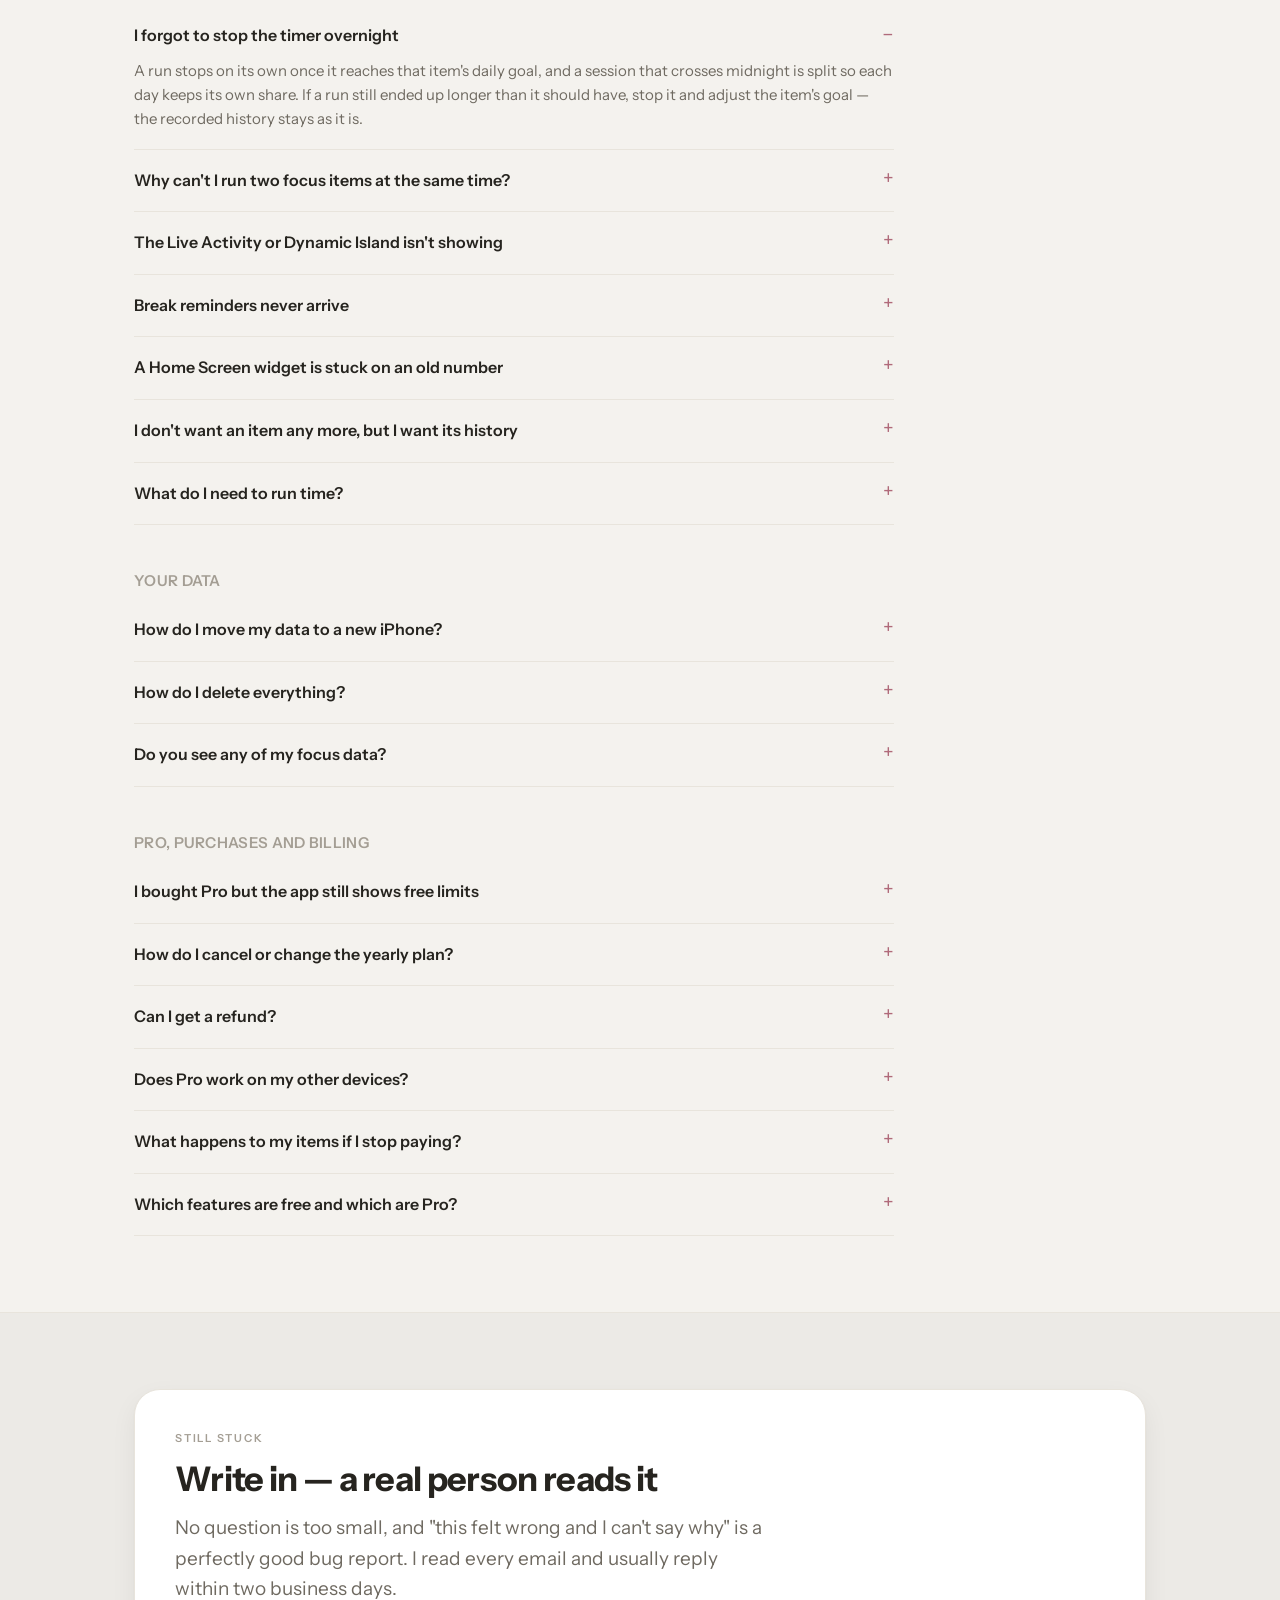
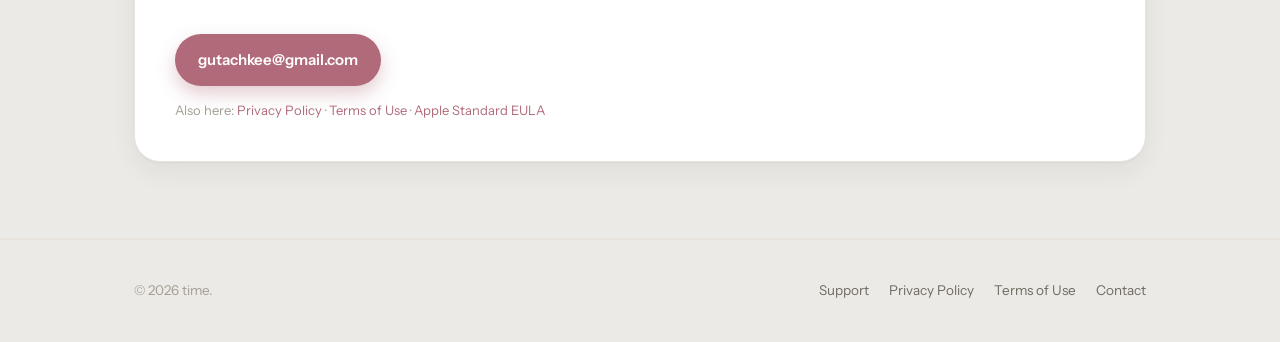
<file: support/index.html>
<!DOCTYPE html>
<html lang="en">
<head>
<meta charset="utf-8">
<meta name="viewport" content="width=device-width, initial-scale=1">
<title>Support — time</title>
<meta name="description" content="Support for the time iOS app: how to get in touch, answers to common questions, and help with Pro purchases, subscriptions and refunds.">
<meta name="robots" content="index, follow">
<meta name="theme-color" content="#b06a7a">
<link rel="preconnect" href="https://fonts.googleapis.com">
<link rel="preconnect" href="https://fonts.gstatic.com" crossorigin>
<link href="https://fonts.googleapis.com/css2?family=Instrument+Sans:wght@400;500;600;700&family=IBM+Plex+Mono:wght@400;500&display=swap" rel="stylesheet">
<link rel="stylesheet" href="../assets/site.css">
<link rel="icon" href="../assets/mark.svg" type="image/svg+xml">
</head>
<body>

<header class="site-head">
  <div class="wrap">
    <a class="brand" href="../">
      <svg width="26" height="26" viewBox="0 0 76 76" aria-hidden="true">
        <circle cx="38" cy="38" r="30" fill="none" stroke="currentColor" stroke-width="8" opacity=".16"/>
        <circle cx="38" cy="38" r="30" fill="none" stroke="#b06a7a" stroke-width="8" stroke-linecap="round"
                stroke-dasharray="188.5" stroke-dashoffset="66" transform="rotate(-90 38 38)"/>
        <circle cx="38" cy="38" r="5.5" fill="#b06a7a"/>
      </svg>
      time
    </a>
    <nav class="nav">
      <a href="#answers">Answers</a>
      <a class="opt" href="../privacy/">Privacy</a>
      <a class="opt" href="../terms/">Terms</a>
      <a href="../">Home</a>
    </nav>
  </div>
</header>

<!-- ───────────────────────── hero ───────────────────────── -->
<section class="support-hero">
  <div class="wrap">
    <p class="eyebrow">Support</p>
    <h1>Help with time</h1>
    <p class="lede" style="max-width:640px">
      time is made by one person, and support goes straight to that person — no ticket system, no
      bot. Write in about anything: a bug, a question, a purchase that didn't unlock, or something
      you wish the app did.
    </p>
    <div class="cta-row">
      <a class="btn btn--primary" href="mailto:gutachkee@gmail.com?subject=time%20%E2%80%94%20support">Email support</a>
      <a class="btn btn--ghost" href="#answers">Read common answers</a>
    </div>
    <p class="cta-note">
      <strong style="color:var(--text)">gutachkee@gmail.com</strong> · replies usually within two business days ·
      English or Ukrainian
    </p>
  </div>
</section>

<!-- ───────────────────────── contact ───────────────────────── -->
<section id="contact" class="alt">
  <div class="wrap">
    <div class="section-head">
      <p class="eyebrow">Get in touch</p>
      <h2>Three kinds of email, one address</h2>
      <p>Each link below opens your mail app with a subject and a short template already filled in. You don't have to use them — a plain email works just as well.</p>
    </div>

    <div class="grid">
      <article class="feature">
        <div class="ficon"><svg width="20" height="20" viewBox="0 0 20 20" fill="none"><circle cx="10" cy="10" r="7.5" stroke="currentColor" stroke-width="1.7"/><path d="M10 6v5" stroke="currentColor" stroke-width="1.7" stroke-linecap="round"/><circle cx="10" cy="14" r="1" fill="currentColor"/></svg></div>
        <h3>Something is broken</h3>
        <p>A timer that behaves oddly, a widget that won't refresh, a crash. Tell me what you saw and on which device.</p>
        <p style="margin-top:14px"><a href="mailto:gutachkee@gmail.com?subject=time%20%E2%80%94%20bug%20report&body=What%20happened%3A%0A%0A%0AWhat%20I%20expected%20instead%3A%0A%0A%0ASteps%20to%20reproduce%3A%0A1.%0A2.%0A3.%0A%0ADevice%20%28e.g.%20iPhone%2015%20Pro%2C%20iPad%20Air%29%3A%0AiOS%20version%3A%0Atime%20version%3A%0A">Report a bug →</a></p>
      </article>

      <article class="feature">
        <div class="ficon"><svg width="20" height="20" viewBox="0 0 20 20" fill="none"><path d="M10 3v3M10 14v3M3 10h3M14 10h3M5 5l2 2M13 13l2 2M15 5l-2 2M7 13l-2 2" stroke="currentColor" stroke-width="1.7" stroke-linecap="round"/></svg></div>
        <h3>Something is missing</h3>
        <p>Feature requests genuinely shape what gets built next. Say what you want to do and why — the "why" is the useful half.</p>
        <p style="margin-top:14px"><a href="mailto:gutachkee@gmail.com?subject=time%20%E2%80%94%20feature%20request&body=What%20I%27d%20like%20to%20be%20able%20to%20do%3A%0A%0A%0AWhy%20it%20would%20help%3A%0A%0A">Request a feature →</a></p>
      </article>

      <article class="feature">
        <div class="ficon"><svg width="20" height="20" viewBox="0 0 20 20" fill="none"><rect x="2.5" y="5" width="15" height="10" rx="2.5" stroke="currentColor" stroke-width="1.7"/><path d="M2.5 8.5h15" stroke="currentColor" stroke-width="1.7"/></svg></div>
        <h3>Pro didn't unlock</h3>
        <p>Paid but still on the free limits? Try Restore Purchases first, then write in — I can help you work out what Apple recorded.</p>
        <p style="margin-top:14px"><a href="mailto:gutachkee@gmail.com?subject=time%20%E2%80%94%20purchase%20issue&body=What%20I%20bought%20%28Pro%20lifetime%20%2F%20Pro%20yearly%29%3A%0ARoughly%20when%3A%0AApple%20ID%20region%20%28e.g.%20Germany%29%3A%0A%0AWhat%20I%27m%20seeing%20in%20the%20app%3A%0A%0A%0AI%20have%20already%20tried%20Restore%20Purchases%20in%20the%20app%3A%20yes%20%2F%20no%0A">Get purchase help →</a></p>
      </article>
    </div>

    <div class="panel" style="margin-top:34px">
      <p class="eyebrow">Makes a bug fixable</p>
      <h2 style="font-size:22px">What to include</h2>
      <ul class="checks">
        <li><svg width="16" height="16" viewBox="0 0 16 16" fill="none"><path d="M3 8.5l3.2 3.2L13 5" stroke="currentColor" stroke-width="2" stroke-linecap="round" stroke-linejoin="round"/></svg><span>Your device and iOS version — Settings → General → About</span></li>
        <li><svg width="16" height="16" viewBox="0 0 16 16" fill="none"><path d="M3 8.5l3.2 3.2L13 5" stroke="currentColor" stroke-width="2" stroke-linecap="round" stroke-linejoin="round"/></svg><span>What you did, what happened, what you expected instead</span></li>
        <li><svg width="16" height="16" viewBox="0 0 16 16" fill="none"><path d="M3 8.5l3.2 3.2L13 5" stroke="currentColor" stroke-width="2" stroke-linecap="round" stroke-linejoin="round"/></svg><span>A screenshot or screen recording, if it's something you can see</span></li>
        <li><svg width="16" height="16" viewBox="0 0 16 16" fill="none"><path d="M3 8.5l3.2 3.2L13 5" stroke="currentColor" stroke-width="2" stroke-linecap="round" stroke-linejoin="round"/></svg><span>Whether it happens every time or only now and then</span></li>
      </ul>
      <p style="margin:22px 0 0; font-size:14.5px; color:var(--muted)">
        There are no logs to send: time has no networking and no analytics, so nothing about your
        usage reaches me unless you put it in the email yourself.
      </p>
    </div>
  </div>
</section>

<!-- ───────────────────────── answers ───────────────────────── -->
<section id="answers">
  <div class="wrap">
    <div class="section-head">
      <p class="eyebrow">Common answers</p>
      <h2>Most questions land on one of these</h2>
      <p>Worth a minute before you write in — but if none of them fit, email anyway.</p>
    </div>

    <h3 style="font-size:15px; letter-spacing:.02em; color:var(--faint); text-transform:uppercase; margin:0 0 6px">Using the app</h3>
    <div class="faq" style="margin-bottom:44px">
      <details open>
        <summary>I forgot to stop the timer overnight</summary>
        <p>A run stops on its own once it reaches that item's daily goal, and a session that crosses midnight is split so each day keeps its own share. If a run still ended up longer than it should have, stop it and adjust the item's goal — the recorded history stays as it is.</p>
      </details>
      <details>
        <summary>Why can't I run two focus items at the same time?</summary>
        <p>That's deliberate. Starting one item pauses whichever was running, so the hours you look back on always describe one thing at a time. There's no setting to turn it off.</p>
      </details>
      <details>
        <summary>The Live Activity or Dynamic Island isn't showing</summary>
        <p>Check Settings → time → Live Activities on your iPhone, and Settings → Face ID &amp; Passcode → Live Activities if the Lock Screen is the problem. The Dynamic Island only exists on iPhone 14 Pro and later; on other iPhones the same information appears on the Lock Screen instead.</p>
      </details>
      <details>
        <summary>Break reminders never arrive</summary>
        <p>Break reminders are local notifications, so they need notification permission: Settings → time → Notifications → Allow Notifications. Focus modes and Do Not Disturb will also hold them back unless you allow time through.</p>
      </details>
      <details>
        <summary>A Home Screen widget is stuck on an old number</summary>
        <p>iOS decides when to refresh widgets, so a small lag is normal. If one looks frozen, open the app once — that nudges a reload. Removing and re-adding the widget clears a genuinely stuck one.</p>
      </details>
      <details>
        <summary>I don't want an item any more, but I want its history</summary>
        <p>Archive it instead of deleting it. An archived item disappears from the home screen but its recorded sessions stay in your stats and weekly history. Deleting an item removes its sessions with it, and that can't be undone.</p>
      </details>
      <details>
        <summary>What do I need to run time?</summary>
        <p>An iPhone or iPad on iOS 17 or later — that covers iPhone XS, XR, SE (2nd generation) and newer. iOS 17 is the floor because the app is built on SwiftData and the Observation framework.</p>
      </details>
    </div>

    <h3 style="font-size:15px; letter-spacing:.02em; color:var(--faint); text-transform:uppercase; margin:0 0 6px">Your data</h3>
    <div class="faq" style="margin-bottom:44px">
      <details>
        <summary>How do I move my data to a new iPhone?</summary>
        <p>Everything lives on the device, so it travels with a device transfer or an encrypted iPhone backup (iCloud Backup, or a Finder backup with "Encrypt local backup" ticked). Restoring the new phone from that backup brings your focus items and sessions across. There is no sync and no export, so a fresh install on a new phone starts empty.</p>
      </details>
      <details>
        <summary>How do I delete everything?</summary>
        <p>Delete the app. That removes the database it kept on your device, and there is nothing on any server to ask me to delete — see the <a href="../privacy/">Privacy Policy</a>. To clear less than everything, delete individual focus items in the items editor.</p>
      </details>
      <details>
        <summary>Do you see any of my focus data?</summary>
        <p>No. The app contains no networking code at all: no account, no analytics, no ads, no third-party SDKs. Your items, sessions and settings never leave your device.</p>
      </details>
    </div>

    <h3 style="font-size:15px; letter-spacing:.02em; color:var(--faint); text-transform:uppercase; margin:0 0 6px">Pro, purchases and billing</h3>
    <div class="faq">
      <details>
        <summary>I bought Pro but the app still shows free limits</summary>
        <p>Open Settings in the app and tap Restore Purchases, with the same Apple ID you bought with. If it still doesn't unlock, check that you're signed into that Apple ID in Settings → [your name] → Media &amp; Purchases, then email me the details and I'll help you track it down.</p>
      </details>
      <details>
        <summary>How do I cancel or change the yearly plan?</summary>
        <p>Subscriptions are managed by Apple, not inside time: open <a href="https://apps.apple.com/account/subscriptions">apps.apple.com/account/subscriptions</a>, or on your device go to Settings → [your name] → Subscriptions. Cancelling stops the next renewal and Pro stays active until the period you've paid for ends. The lifetime purchase never renews and needs no cancelling.</p>
      </details>
      <details>
        <summary>Can I get a refund?</summary>
        <p>Refunds for App Store purchases are handled by Apple, and I can't issue one. Request one at <a href="https://reportaproblem.apple.com">reportaproblem.apple.com</a> with the Apple ID you bought with. If something in the app is the reason you want one, tell me too — I'd rather fix it.</p>
      </details>
      <details>
        <summary>Does Pro work on my other devices?</summary>
        <p>Yes. Pro is tied to your Apple ID, so it follows you to any iPhone or iPad signed into the same account — use Restore Purchases on the second device. Family Sharing is enabled, so your family group is covered too.</p>
      </details>
      <details>
        <summary>What happens to my items if I stop paying?</summary>
        <p>Nothing you've recorded is lost. The app returns to the free limits — three focus items and the Blush palette — and items beyond that limit simply can't be started again. Their history stays intact and still counts in your stats, and it all comes back if you buy Pro again.</p>
      </details>
      <details>
        <summary>Which features are free and which are Pro?</summary>
        <p>Free covers three focus items, the Blush palette in Day, Night or Auto, the Live Activity and Lock Screen ring, and every stat, streak and break reminder. Pro raises the limit to eight items and adds all nine palettes with matching app icons, plus the small and medium Home Screen widgets. The full breakdown is <a href="../#pricing">on the home page</a>.</p>
      </details>
    </div>
  </div>
</section>

<!-- ───────────────────────── still stuck ───────────────────────── -->
<section class="alt">
  <div class="wrap">
    <div class="panel">
      <p class="eyebrow">Still stuck</p>
      <h2>Write in — a real person reads it</h2>
      <p class="lede" style="max-width:600px">
        No question is too small, and "this felt wrong and I can't say why" is a perfectly good bug
        report. I read every email and usually reply within two business days.
      </p>
      <div class="cta-row">
        <a class="btn btn--primary" href="mailto:gutachkee@gmail.com?subject=time%20%E2%80%94%20support">gutachkee@gmail.com</a>
      </div>
      <p class="cta-note">
        Also here: <a href="../privacy/">Privacy Policy</a> · <a href="../terms/">Terms of Use</a> ·
        <a href="https://www.apple.com/legal/internet-services/itunes/dev/stdeula/">Apple Standard EULA</a>
      </p>
    </div>
  </div>
</section>

<footer class="site-foot">
  <div class="wrap">
    <p>© <span id="yr">2026</span> time.</p>
    <nav class="foot-links">
      <a href="../support/">Support</a>
      <a href="../privacy/">Privacy Policy</a>
      <a href="../terms/">Terms of Use</a>
      <a href="mailto:gutachkee@gmail.com">Contact</a>
    </nav>
  </div>
</footer>

<script>document.getElementById('yr').textContent = new Date().getFullYear();</script>
</body>
</html>
</file>
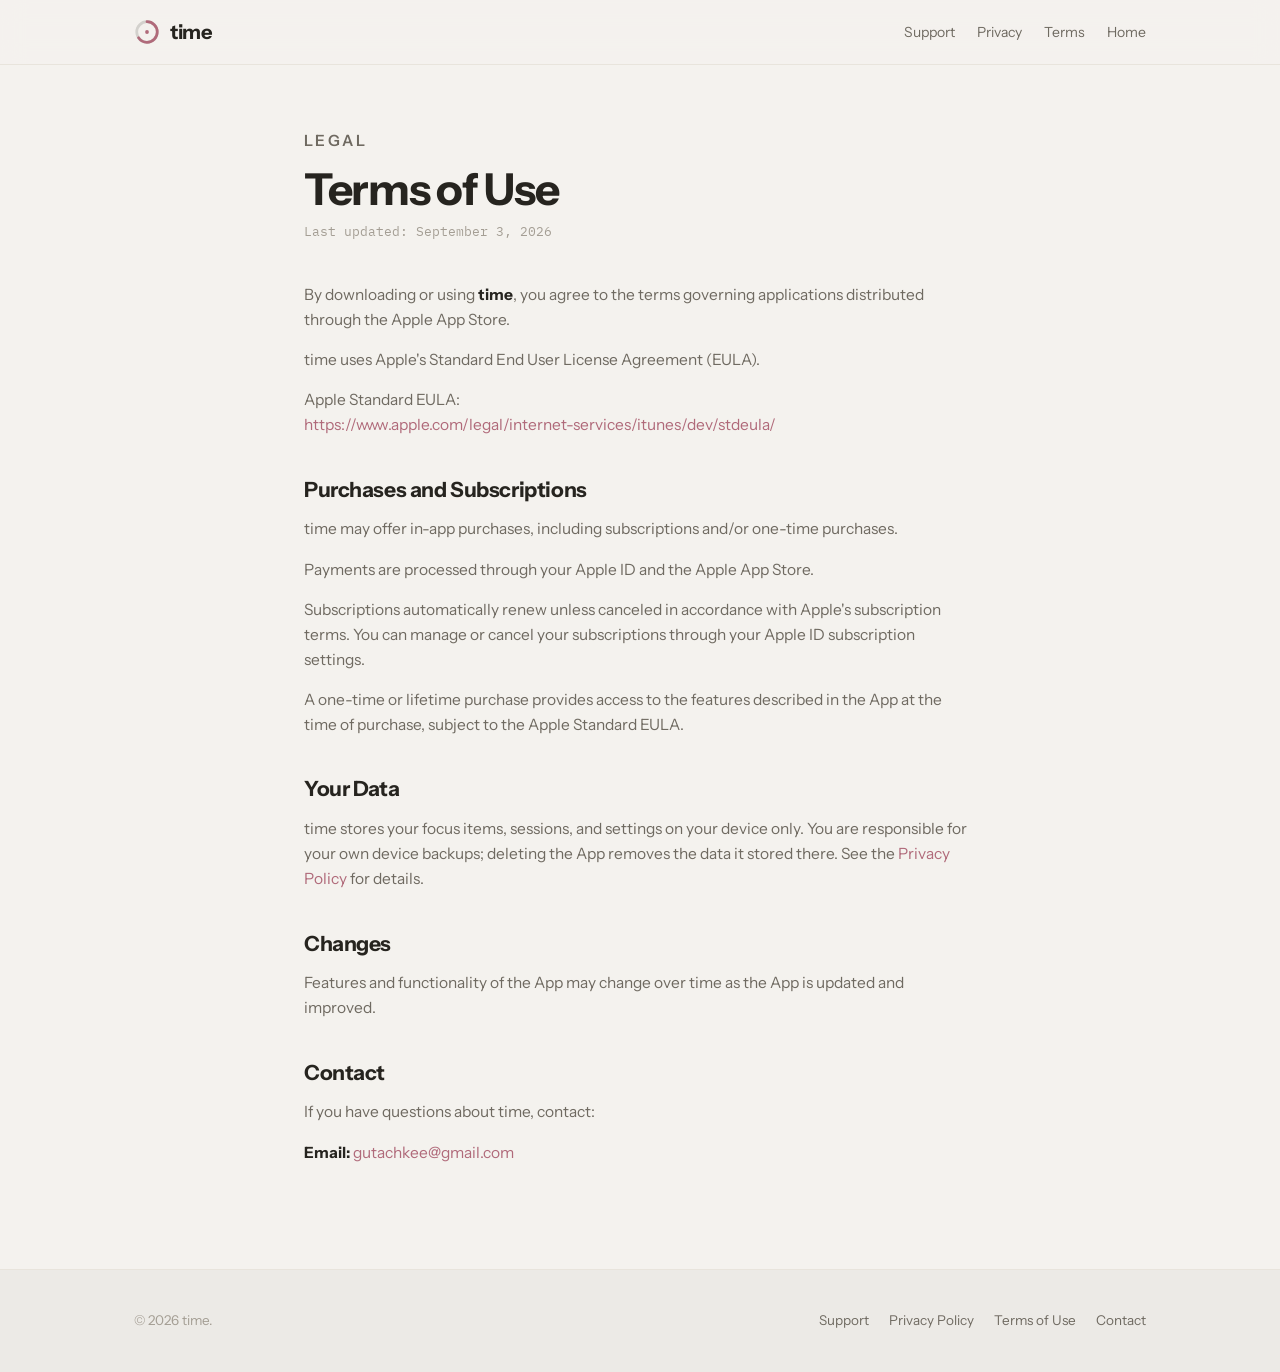
<file: terms/index.html>
<!DOCTYPE html>
<html lang="en">
<head>
<meta charset="utf-8">
<meta name="viewport" content="width=device-width, initial-scale=1">
<title>Terms of Use — time</title>
<meta name="description" content="The terms that govern use of the time iOS app, including Apple's Standard EULA and in-app purchases.">
<meta name="robots" content="index, follow">
<meta name="theme-color" content="#b06a7a">
<link rel="preconnect" href="https://fonts.googleapis.com">
<link rel="preconnect" href="https://fonts.gstatic.com" crossorigin>
<link href="https://fonts.googleapis.com/css2?family=Instrument+Sans:wght@400;500;600;700&family=IBM+Plex+Mono:wght@400;500&display=swap" rel="stylesheet">
<link rel="stylesheet" href="../assets/site.css">
<link rel="icon" href="../assets/mark.svg" type="image/svg+xml">
</head>
<body>

<header class="site-head">
  <div class="wrap">
    <a class="brand" href="../">
      <svg width="26" height="26" viewBox="0 0 76 76" aria-hidden="true">
        <circle cx="38" cy="38" r="30" fill="none" stroke="currentColor" stroke-width="8" opacity=".16"/>
        <circle cx="38" cy="38" r="30" fill="none" stroke="#b06a7a" stroke-width="8" stroke-linecap="round"
                stroke-dasharray="188.5" stroke-dashoffset="66" transform="rotate(-90 38 38)"/>
        <circle cx="38" cy="38" r="5.5" fill="#b06a7a"/>
      </svg>
      time
    </a>
    <nav class="nav">
      <a href="../support/">Support</a>
      <a class="opt" href="../privacy/">Privacy</a>
      <a class="opt" href="../terms/">Terms</a>
      <a href="../">Home</a>
    </nav>
  </div>
</header>

<main class="legal">
  <div class="wrap wrap--narrow">
    <p class="eyebrow">Legal</p>
    <h1>Terms of Use</h1>
    <p class="updated">Last updated: September 3, 2026</p>

    <p>By downloading or using <strong>time</strong>, you agree to the terms governing applications distributed through the Apple App Store.</p>
    <p>time uses Apple's Standard End User License Agreement (EULA).</p>
    <p>Apple Standard EULA:<br>
      <a href="https://www.apple.com/legal/internet-services/itunes/dev/stdeula/">https://www.apple.com/legal/internet-services/itunes/dev/stdeula/</a>
    </p>

    <h2>Purchases and Subscriptions</h2>
    <p>time may offer in-app purchases, including subscriptions and/or one-time purchases.</p>
    <p>Payments are processed through your Apple ID and the Apple App Store.</p>
    <p>Subscriptions automatically renew unless canceled in accordance with Apple's subscription terms. You can manage or cancel your subscriptions through your Apple ID subscription settings.</p>
    <p>A one-time or lifetime purchase provides access to the features described in the App at the time of purchase, subject to the Apple Standard EULA.</p>

    <h2>Your Data</h2>
    <p>time stores your focus items, sessions, and settings on your device only. You are responsible for your own device backups; deleting the App removes the data it stored there. See the <a href="../privacy/">Privacy Policy</a> for details.</p>

    <h2>Changes</h2>
    <p>Features and functionality of the App may change over time as the App is updated and improved.</p>

    <h2>Contact</h2>
    <p>If you have questions about time, contact:</p>
    <p><strong>Email:</strong> <a href="mailto:gutachkee@gmail.com">gutachkee@gmail.com</a></p>
  </div>
</main>

<footer class="site-foot">
  <div class="wrap">
    <p>© <span id="yr">2026</span> time.</p>
    <nav class="foot-links">
      <a href="../support/">Support</a>
      <a href="../privacy/">Privacy Policy</a>
      <a href="../terms/">Terms of Use</a>
      <a href="mailto:gutachkee@gmail.com">Contact</a>
    </nav>
  </div>
</footer>

<script>document.getElementById('yr').textContent = new Date().getFullYear();</script>
</body>
</html>
</file>
<file: assets/site.css>
/* time — shared site styles. Palette mirrors TrackerCore/PaletteTokens.swift (Blush). */

:root{
  --bg:#f4f2ee;
  --bg-alt:#eceae6;
  --surface:#ffffff;
  --surface-2:#f8f6f2;
  --text:#26241f;
  --muted:#6f6a61;
  --faint:#a49e94;
  --border:#e8e4dc;
  --accent:#b06a7a;
  --accent-soft:#f4e6ea;
  --accent-line:#ecd3da;
  --shadow:0 1px 2px rgba(40,36,28,.04), 0 10px 26px rgba(40,36,28,.06);
  --shadow-lg:0 1px 2px rgba(40,36,28,.04), 0 24px 54px rgba(40,36,28,.10);
  --radius:20px;
  --sans:'Instrument Sans',system-ui,-apple-system,'Segoe UI',sans-serif;
  --mono:'IBM Plex Mono',ui-monospace,SFMono-Regular,Menlo,monospace;
  color-scheme:light dark;
}

@media (prefers-color-scheme:dark){
  :root{
    --bg:#161513; --bg-alt:#1b1a17; --surface:#201f1c; --surface-2:#1c1b18;
    --text:#eceae4; --muted:#a09a91; --faint:#7b756c; --border:#302d29;
    --accent:#d98aa0; --accent-soft:#2b2124; --accent-line:#3d2e33;
    --shadow:0 1px 2px rgba(0,0,0,.3), 0 10px 26px rgba(0,0,0,.28);
    --shadow-lg:0 1px 2px rgba(0,0,0,.3), 0 24px 54px rgba(0,0,0,.38);
  }
}

*,*::before,*::after{box-sizing:border-box}
html{-webkit-text-size-adjust:100%}
body{
  margin:0; background:var(--bg); color:var(--text);
  font-family:var(--sans); font-size:16px; line-height:1.6;
  -webkit-font-smoothing:antialiased;
}
img,svg{max-width:100%}
a{color:var(--accent); text-decoration:none}
a:hover{text-decoration:underline}

.wrap{width:100%; max-width:1060px; margin:0 auto; padding:0 24px}
.wrap--narrow{max-width:720px}

/* ---------- header ---------- */
.site-head{
  position:sticky; top:0; z-index:20;
  background:color-mix(in srgb, var(--bg) 86%, transparent);
  backdrop-filter:saturate(150%) blur(12px);
  border-bottom:1px solid var(--border);
}
.site-head .wrap{display:flex; align-items:center; justify-content:space-between; gap:16px; height:64px}
.brand{display:flex; align-items:center; gap:10px; color:var(--text); font-weight:700; font-size:20px; letter-spacing:-.02em}
.brand:hover{text-decoration:none}
.nav{display:flex; align-items:center; gap:22px; font-size:14px}
.nav a{color:var(--muted)}
.nav a:hover{color:var(--text); text-decoration:none}

/* ---------- type ---------- */
.eyebrow{font-size:11px; letter-spacing:.16em; text-transform:uppercase; font-weight:600; color:var(--faint); margin:0 0 12px}
h1{font-size:clamp(38px,6vw,60px); line-height:1.05; letter-spacing:-.03em; font-weight:700; margin:0 0 20px}
h2{font-size:clamp(26px,3.4vw,34px); line-height:1.15; letter-spacing:-.02em; font-weight:700; margin:0 0 14px}
h3{font-size:17px; font-weight:600; letter-spacing:-.01em; margin:0 0 6px}
.lede{font-size:clamp(17px,2vw,19px); line-height:1.6; color:var(--muted); margin:0}
.mono{font-family:var(--mono)}

/* ---------- sections ---------- */
section{padding:76px 0}
.section-head{max-width:660px; margin-bottom:38px}
.section-head p{color:var(--muted); margin:0}
.alt{background:var(--bg-alt); border-top:1px solid var(--border); border-bottom:1px solid var(--border)}

/* ---------- hero ---------- */
.hero{padding:76px 0 84px}
.hero .wrap{display:grid; grid-template-columns:minmax(0,1fr) auto; gap:64px; align-items:center}
.hero-copy{max-width:520px}
.badge{
  display:inline-flex; align-items:center; gap:8px; font-family:var(--mono); font-size:12px;
  color:var(--accent); background:var(--accent-soft); border:1px solid var(--accent-line);
  padding:4px 11px; border-radius:999px; margin-bottom:22px;
}
.cta-row{display:flex; flex-wrap:wrap; gap:12px; align-items:center; margin-top:30px}
.btn{
  display:inline-flex; align-items:center; gap:9px; font-size:15px; font-weight:600;
  padding:13px 22px; border-radius:999px; border:1px solid transparent; cursor:pointer;
}
.btn:hover{text-decoration:none}
.btn--primary{background:var(--accent); color:#fff; box-shadow:0 8px 18px color-mix(in srgb, var(--accent) 34%, transparent)}
@media (prefers-color-scheme:dark){ .btn--primary{color:#1a1512} }
.btn--primary[aria-disabled="true"]{opacity:.55; cursor:default; box-shadow:none}
.btn--ghost{background:var(--surface); color:var(--text); border-color:var(--border); box-shadow:var(--shadow)}
.cta-note{font-size:13px; color:var(--faint); margin:14px 0 0}

/* ---------- shared bits used by the widget illustrations ---------- */
.segbar{display:flex; gap:3px; margin-top:12px}
.segbar span{height:8px; border-radius:999px; background:var(--border); position:relative; overflow:hidden}
.segbar span i{position:absolute; inset:0 auto 0 0; border-radius:999px; display:block}
.dot{width:7px; height:7px; border-radius:999px; flex:none}

/* ---------- grids ---------- */
.grid{display:grid; gap:18px; grid-template-columns:repeat(auto-fit,minmax(250px,1fr))}
.feature{background:var(--surface); border:1px solid var(--border); border-radius:var(--radius); padding:24px; box-shadow:var(--shadow)}
.feature p{margin:0; color:var(--muted); font-size:14.5px}
.ficon{
  width:38px; height:38px; border-radius:11px; background:var(--accent-soft); border:1px solid var(--accent-line);
  color:var(--accent); display:flex; align-items:center; justify-content:center; margin-bottom:14px;
}

.steps{display:grid; gap:22px; grid-template-columns:repeat(auto-fit,minmax(240px,1fr)); counter-reset:step}
.step{position:relative; padding-top:18px; border-top:2px solid var(--accent)}
.step::before{
  counter-increment:step; content:counter(step,decimal-leading-zero);
  font-family:var(--mono); font-size:12px; color:var(--accent); display:block; margin-bottom:8px;
}
.step p{margin:0; color:var(--muted); font-size:14.5px}

/* ---------- palettes ---------- */
.palettes{display:flex; flex-wrap:wrap; gap:22px}
.pal{display:flex; flex-direction:column; align-items:center; gap:9px}
.pal-tile{width:64px; height:64px; border-radius:17px; display:flex; align-items:center; justify-content:center}
.pal-name{font-size:12.5px; color:var(--muted)}

/* ---------- privacy panel ---------- */
.panel{
  background:var(--surface); border:1px solid var(--border); border-radius:26px;
  padding:40px; box-shadow:var(--shadow);
}
.checks{list-style:none; margin:22px 0 0; padding:0; display:grid; gap:12px; grid-template-columns:repeat(auto-fit,minmax(240px,1fr))}
.checks li{display:flex; gap:10px; font-size:14.5px; color:var(--muted)}
.checks svg{flex:none; color:var(--accent); margin-top:3px}

/* ---------- pricing ---------- */
.tiers{display:grid; gap:18px; grid-template-columns:repeat(auto-fit,minmax(280px,1fr))}
.tier{background:var(--surface); border:1px solid var(--border); border-radius:24px; padding:28px; box-shadow:var(--shadow)}
.tier--pro{border-color:var(--accent-line); background:var(--surface-2)}
.tier ul{list-style:none; margin:18px 0 0; padding:0; display:grid; gap:10px}
.tier li{font-size:14.5px; color:var(--muted); display:flex; gap:9px}
.tier li svg{flex:none; color:var(--accent); margin-top:4px}
.tier-tag{font-family:var(--mono); font-size:11.5px; letter-spacing:.06em; text-transform:uppercase; color:var(--accent)}

/* ---------- faq ---------- */
.faq{display:grid; gap:0; max-width:760px}
details{border-bottom:1px solid var(--border); padding:18px 0}
details summary{cursor:pointer; font-weight:600; font-size:16px; list-style:none; display:flex; justify-content:space-between; gap:16px}
details summary::-webkit-details-marker{display:none}
details summary::after{content:'+'; color:var(--accent); font-weight:400; font-size:20px; line-height:1}
details[open] summary::after{content:'–'}
details p{margin:10px 0 0; color:var(--muted); font-size:15px}

/* ---------- legal ---------- */
.legal{padding:64px 0 88px}
.legal h1{font-size:clamp(32px,5vw,44px); margin-bottom:10px}
.legal .updated{font-family:var(--mono); font-size:13px; color:var(--faint); margin:0 0 40px}
.legal h2{font-size:21px; margin:40px 0 10px}
.legal p, .legal li{color:var(--muted); font-size:15.5px}
.legal ul{padding-left:20px}
.legal strong{color:var(--text)}
.legal hr{border:0; border-top:1px solid var(--border); margin:44px 0}

/* ---------- footer ---------- */
.site-foot{border-top:1px solid var(--border); background:var(--bg-alt); padding:40px 0}
.site-foot .wrap{display:flex; flex-wrap:wrap; gap:16px; align-items:center; justify-content:space-between}
.site-foot p{margin:0; font-size:13.5px; color:var(--faint)}
.foot-links{display:flex; flex-wrap:wrap; gap:20px; font-size:13.5px}
.foot-links a{color:var(--muted)}

@media (max-width:880px){
  .hero .wrap{grid-template-columns:minmax(0,1fr); justify-items:start; gap:48px}
  section{padding:60px 0}
  .panel{padding:28px}
}

/* ---------- device frames + real screenshots ---------- */
.device{
  position:relative; flex:none; border-radius:46px; padding:9px;
  background:linear-gradient(155deg,#4a463f 0%,#211f1c 42%,#171512 70%,#3b3830 100%);
  box-shadow:0 2px 4px rgba(40,36,28,.14), 0 26px 60px rgba(40,36,28,.22);
}
@media (prefers-color-scheme:dark){
  .device{box-shadow:0 2px 4px rgba(0,0,0,.5), 0 26px 60px rgba(0,0,0,.55)}
}
.device img{display:block; width:100%; height:auto; border-radius:38px; background:var(--bg)}
.device--xs{width:186px; border-radius:34px; padding:6px}
.device--xs img{border-radius:29px}
.device--sm{width:212px; border-radius:38px; padding:7px}
.device--sm img{border-radius:32px}
.device--md{width:252px}
.device--lg{width:292px}

/* hero pair */
.hero-shots{position:relative; padding-left:78px}
.hero-shots .device--back{
  position:absolute; left:0; top:26px; z-index:0;
  transform:rotate(-7deg); transform-origin:bottom right;
}
.hero-shots .device--front{position:relative; z-index:1; transform:rotate(1.5deg)}

/* ---------- screenshot strip ---------- */
.shots-wrap{position:relative; margin:0 -24px; padding:4px 0 6px}
.shots{
  display:flex; gap:26px; overflow-x:auto; scroll-snap-type:x proximity;
  padding:14px 24px 22px; scrollbar-width:none;
}
.shots::-webkit-scrollbar{display:none}
.shot{flex:0 0 auto; width:212px; scroll-snap-align:center}
.shot figcaption{margin-top:14px}
.shot b{display:block; font-size:14px; font-weight:600; letter-spacing:-.01em}
.shot span{display:block; font-size:13px; color:var(--muted); margin-top:2px; line-height:1.45}
.strip-note{font-size:12.5px; color:var(--faint); margin:2px 0 0; display:flex; gap:7px; align-items:center}

/* ---------- alternating feature showcases ---------- */
.showcase{
  display:grid; grid-template-columns:minmax(0,1fr) auto; gap:60px; align-items:center;
  padding:52px 0; border-top:1px solid var(--border);
}
.showcase:first-of-type{border-top:0; padding-top:8px}
.showcase--rev .showcase-copy{order:2}
.showcase--rev .device{order:1}
.showcase-copy h3{font-size:clamp(21px,2.6vw,26px); letter-spacing:-.02em; margin:0 0 12px}
.showcase-copy p{color:var(--muted); margin:0; font-size:15.5px; max-width:46ch}
.showcase-copy .eyebrow{color:var(--accent)}
.bullets{list-style:none; margin:20px 0 0; padding:0; display:grid; gap:9px}
.bullets li{display:flex; gap:10px; font-size:14.5px; color:var(--muted)}
.bullets li::before{
  content:''; width:6px; height:6px; border-radius:999px; background:var(--accent);
  flex:none; margin-top:8px;
}

/* ---------- palette showcase ---------- */
.pal-shots{display:grid; grid-template-columns:repeat(auto-fit,186px); justify-content:center; gap:30px 26px; margin-bottom:44px}
.pal-shot{display:flex; flex-direction:column; align-items:center; gap:12px}
.pal-shot .tag{
  font-family:var(--mono); font-size:11.5px; color:var(--muted); white-space:nowrap;
  border:1px solid var(--border); background:var(--surface); border-radius:999px; padding:4px 12px;
}

/* ---------- lock screen / widget illustrations ---------- */
.surfaces{display:grid; gap:22px; grid-template-columns:repeat(auto-fit,minmax(260px,1fr)); align-items:start}
.surface{
  background:var(--surface); border:1px solid var(--border); border-radius:var(--radius);
  padding:22px; box-shadow:var(--shadow);
}
.surface h3{margin-bottom:6px}
.surface p{margin:0; color:var(--muted); font-size:14.5px}
.mock{
  margin-bottom:18px; border-radius:18px; padding:14px;
  background:linear-gradient(150deg,#2b2724,#171513);
  display:flex; flex-direction:column; gap:10px; height:136px; justify-content:center;
}
.mock--flat{background:var(--surface-2); border:1px solid var(--border)}
.la{
  background:rgba(255,255,255,.09); border:1px solid rgba(255,255,255,.12);
  border-radius:14px; padding:11px 12px; color:#f2efe9;
}
.la-top{display:flex; align-items:center; justify-content:space-between; gap:10px}
.la-name{display:flex; align-items:center; gap:7px; font-size:12.5px; font-weight:600}
.la-clock{font-family:var(--mono); font-size:19px; letter-spacing:-.01em}
.la-bar{height:5px; border-radius:999px; background:rgba(255,255,255,.16); margin-top:10px; overflow:hidden}
.la-bar i{display:block; height:100%; width:62%; border-radius:999px; background:#d98aa0}
.la-foot{display:flex; align-items:center; justify-content:space-between; margin-top:9px; font-size:11px; color:rgba(255,255,255,.6)}
.la-pause{
  background:#d98aa0; color:#241a1d; border-radius:999px; padding:3px 12px;
  font-size:11px; font-weight:600;
}
.island{
  align-self:center; background:#000; border-radius:999px; padding:8px 16px;
  display:flex; align-items:center; gap:10px; color:#f2efe9; font-size:12px;
}
.island .la-clock{font-size:14px}
.wid-row{display:flex; gap:12px; justify-content:center; align-items:stretch}
.wid{
  background:var(--surface); border:1px solid var(--border); border-radius:16px;
  padding:12px; box-shadow:var(--shadow); flex:none;
}
.wid--sm{width:100px; height:96px; display:flex; flex-direction:column; justify-content:space-between; align-items:flex-start}
.wid--md{width:186px; height:96px; display:flex; flex-direction:column; justify-content:space-between}
.wid-label{font-size:9.5px; color:var(--muted); letter-spacing:.04em; text-transform:uppercase; white-space:nowrap}
.wid-big{font-family:var(--mono); font-size:17px; letter-spacing:-.02em}
.wid-ring{width:26px; height:26px; flex:none}

@media (max-width:880px){
  .hero-shots{padding-left:0}
  .hero-shots .device--front{transform:none}
  .hero-shots .device--back{display:none}
  .showcase{grid-template-columns:minmax(0,1fr); gap:32px; padding:40px 0}
  .showcase--rev .showcase-copy{order:1}
  .showcase--rev .device{order:2}
  .showcase .device{margin:0 auto}
}

@media (max-width:640px){
  /* keep the header on one line: the links marked .opt live in the page anyway */
  .nav{gap:16px; font-size:13.5px}
  .nav a.opt{display:none}
}

/* ── support ─────────────────────────────────────────────── */
.support-hero{padding:68px 0 8px}
.support-hero h1{font-size:clamp(32px,5vw,46px); margin-bottom:16px}
.support-hero .cta-note a{color:var(--muted)}
</file>
